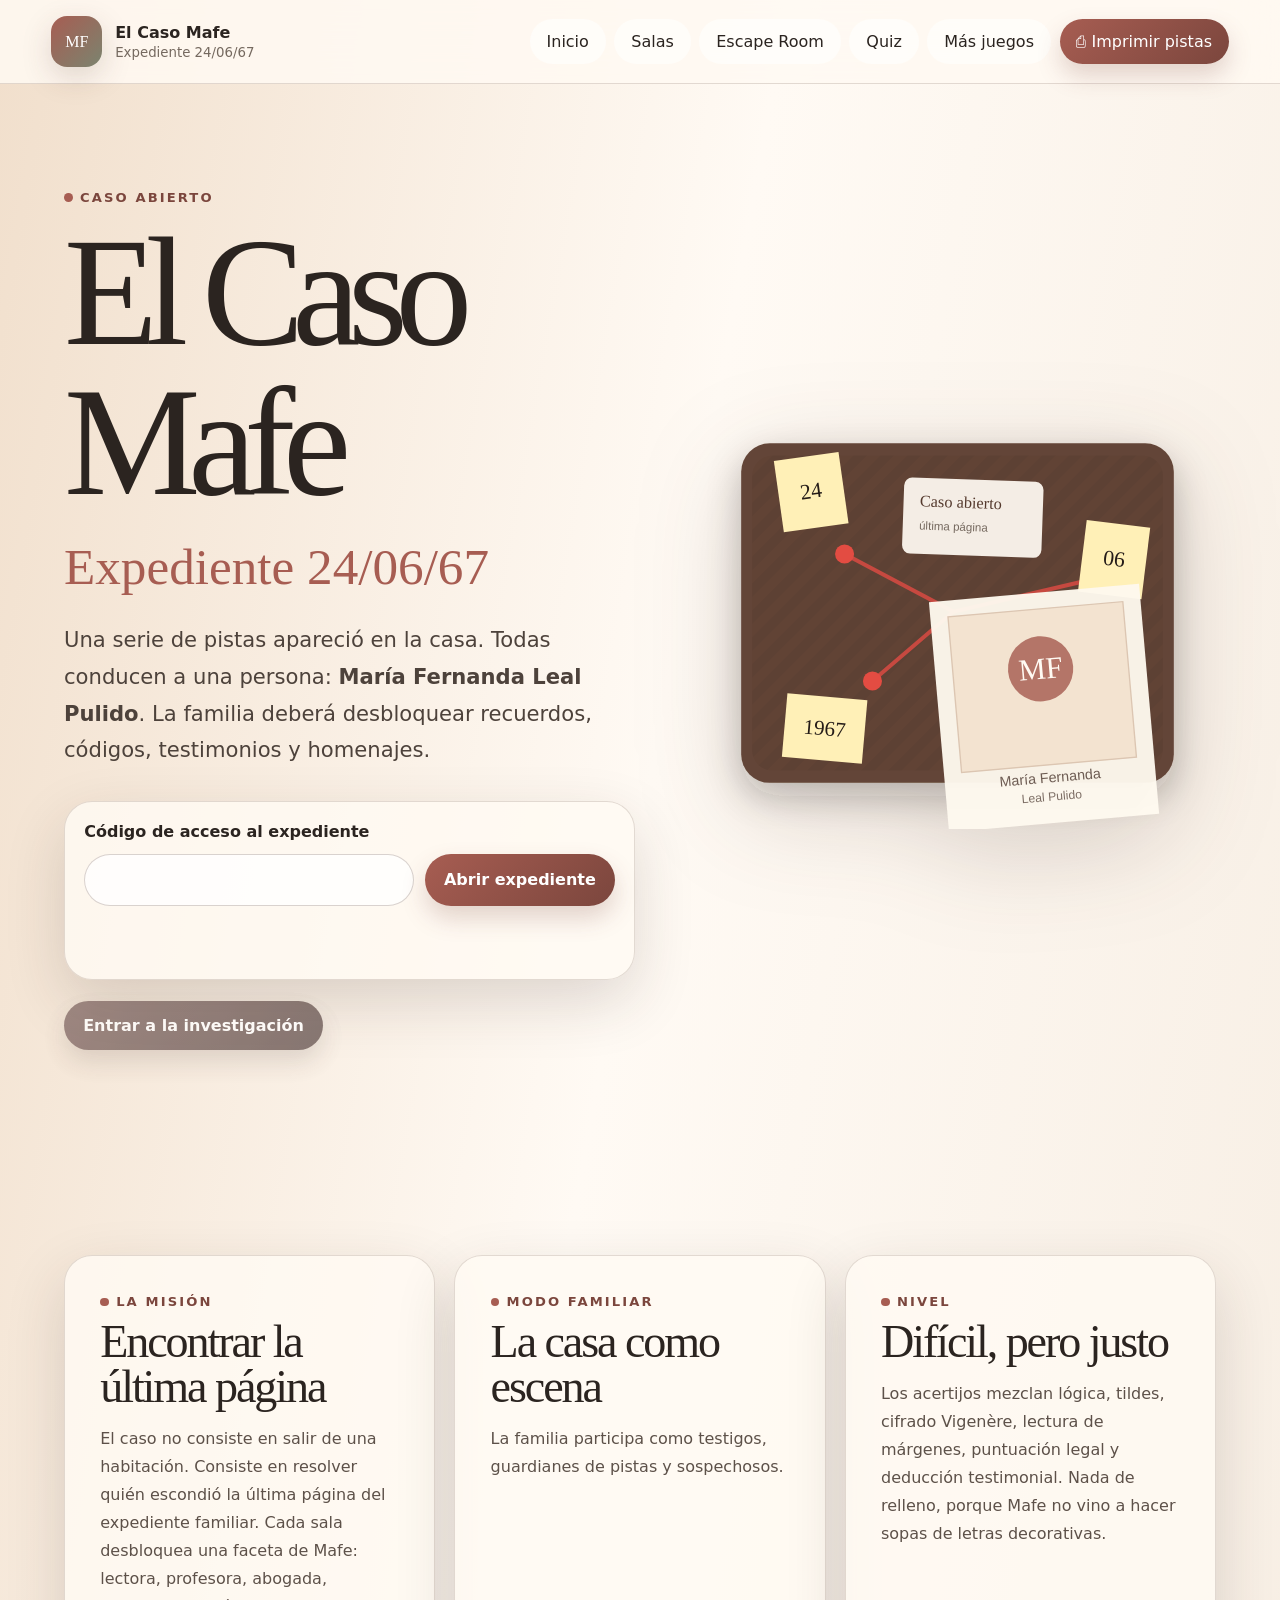
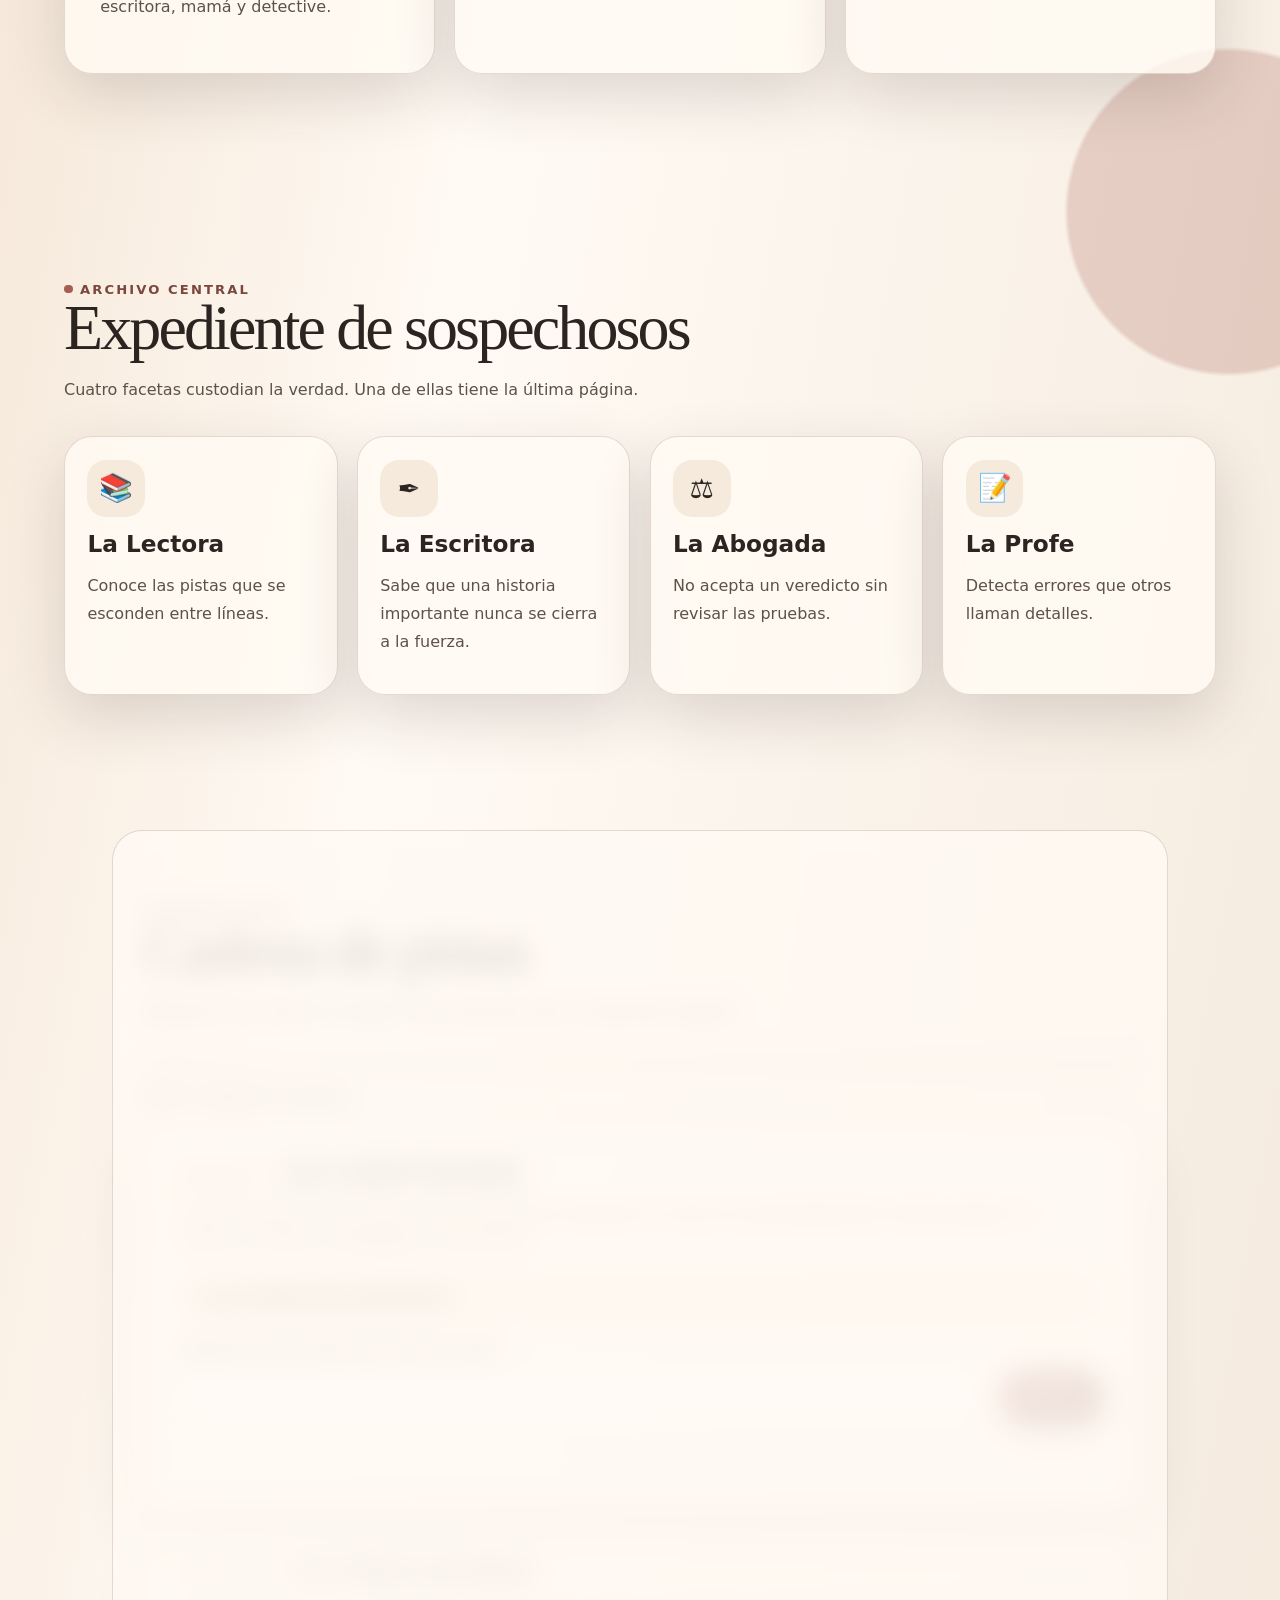
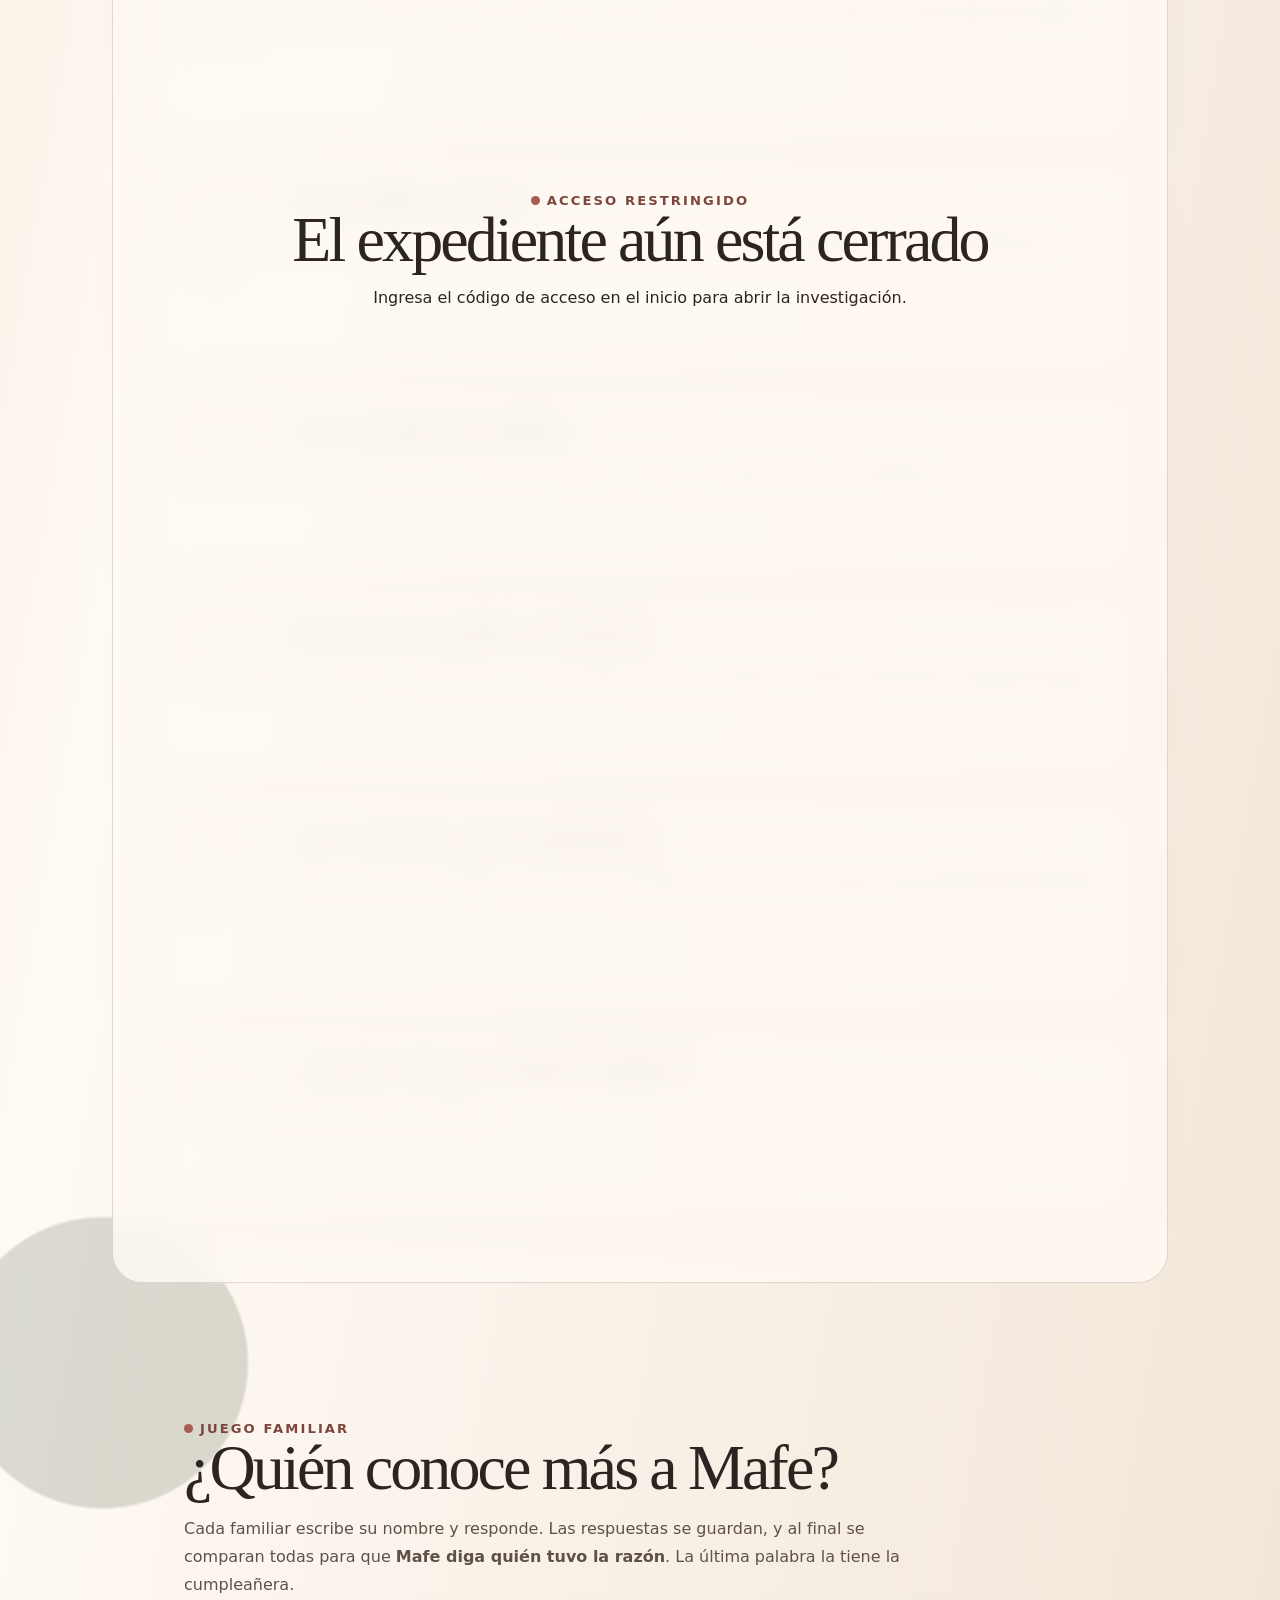
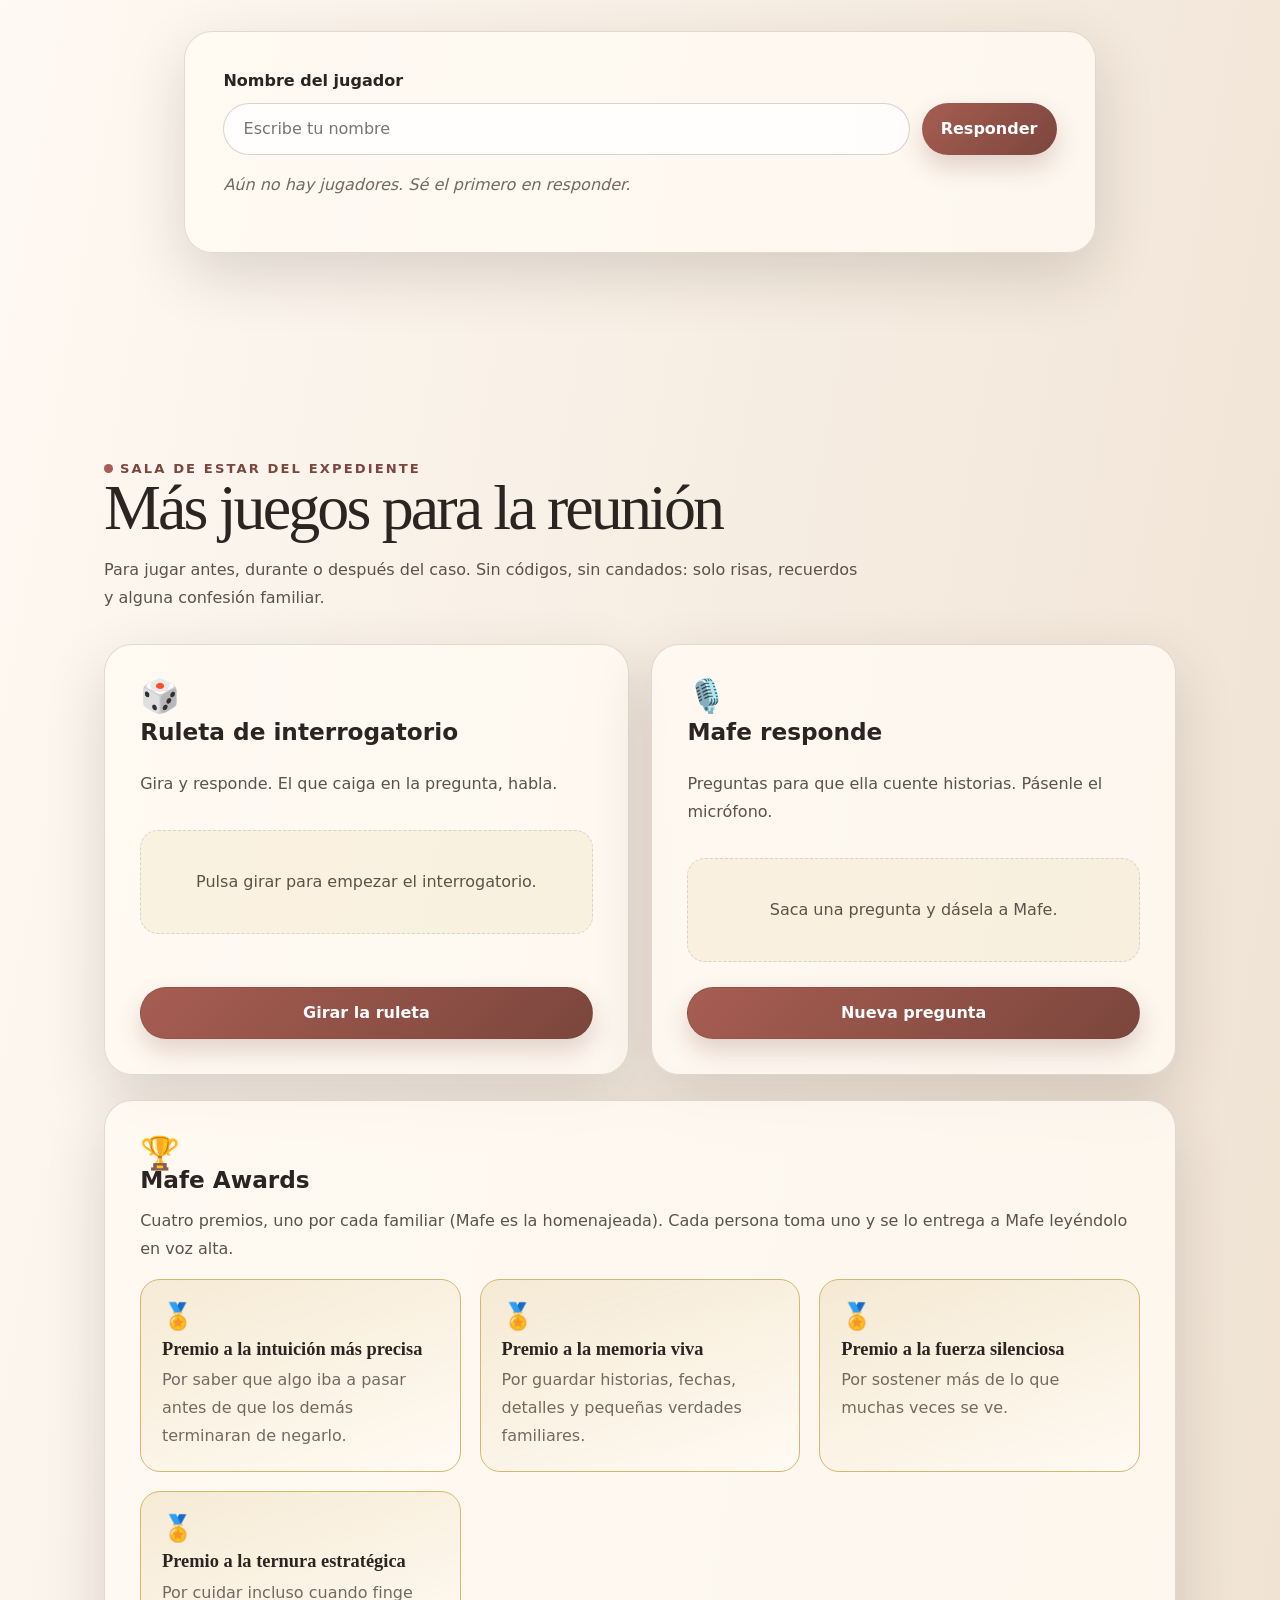
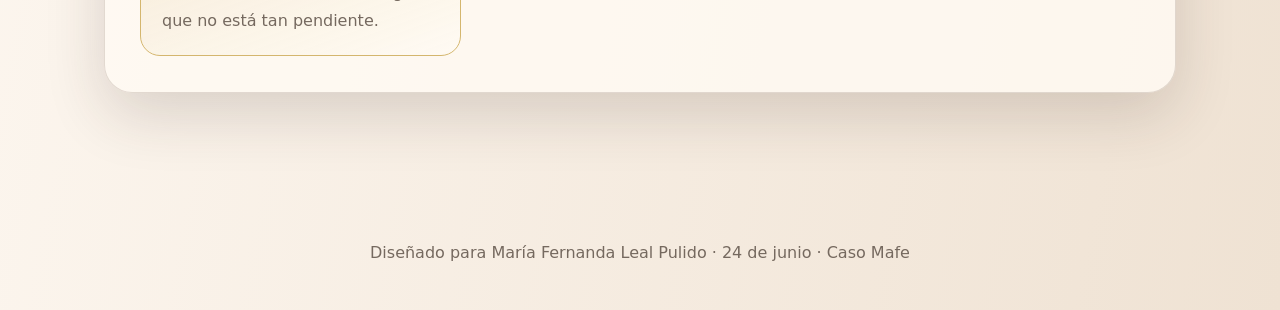
<file: index.html>
<!doctype html>
<html lang="es">
<head>
  <meta charset="utf-8">
  <meta name="viewport" content="width=device-width, initial-scale=1">
  <title>El Caso Mafe · Expediente 24/06/67</title>
  <link rel="icon" href="assets/favicon.svg" type="image/svg+xml">
  <link rel="stylesheet" href="css/styles.css">
</head>
<body>
  <header class="topbar" id="top">
    <a class="brand" href="#inicio" aria-label="Ir al inicio">
      <span class="brand-mark">MF</span>
      <span>
        <strong>El Caso Mafe</strong>
        <small>Expediente 24/06/67</small>
      </span>
    </a>
    <nav class="main-nav" aria-label="Navegación principal">
      <a href="#inicio">Inicio</a>
      <a href="#salas">Salas</a>
      <a href="#escape-room">Escape Room</a>
      <a href="#quiz">Quiz</a>
      <a href="#minijuegos">Más juegos</a>
      <a href="#final" data-final-link hidden>Final</a>
      <button class="print-button" type="button" data-print>Imprimir pistas</button>
    </nav>
  </header>

  <main>
    <section class="hero section" id="inicio">
      <div class="hero-copy reveal">
        <span class="eyebrow">Caso abierto</span>
        <h1>El Caso<br>Mafe</h1>
        <p class="date-line">Expediente 24/06/67</p>
        <p class="lead">Una serie de pistas apareció en la casa. Todas conducen a una persona: <strong>María Fernanda Leal Pulido</strong>. La familia deberá desbloquear recuerdos, códigos, testimonios y homenajes.</p>

        <div class="access-card" data-access-card>
          <label for="access-code"><strong>Código de acceso al expediente</strong></label>
          <div class="input-row">
            <input id="access-code" inputmode="numeric" autocomplete="off" maxlength="6" aria-describedby="access-feedback">
            <button type="button" data-check-access>Abrir expediente</button>
          </div>
          <p class="feedback" id="access-feedback" aria-live="polite"></p>
        </div>

        <div class="hero-actions">
          <a class="primary-link locked-link" href="#escape-room" data-requires-access>Entrar a la investigación</a>
        </div>
      </div>

      <div class="hero-visual reveal delay-1" aria-hidden="true">
        <img src="assets/case-board.svg" alt="">
      </div>
    </section>

    <section class="section intro-grid" id="salas">
      <article class="panel reveal">
        <span class="eyebrow">La misión</span>
        <h2>Encontrar la última página</h2>
        <p>El caso no consiste en salir de una habitación. Consiste en resolver quién escondió la última página del expediente familiar. Cada sala desbloquea una faceta de Mafe: lectora, profesora, abogada, escritora, mamá y detective.</p>
      </article>
      <article class="panel reveal delay-1">
        <span class="eyebrow">Modo familiar</span>
        <h2>La casa como escena</h2>
        <p>La familia participa como testigos, guardianes de pistas y sospechosos.</p>
      </article>
      <article class="panel reveal delay-2">
        <span class="eyebrow">Nivel</span>
        <h2>Difícil, pero justo</h2>
        <p>Los acertijos mezclan lógica, tildes, cifrado Vigenère, lectura de márgenes, puntuación legal y deducción testimonial. Nada de relleno, porque Mafe no vino a hacer sopas de letras decorativas.</p>
      </article>
    </section>

    <section class="section dossier" aria-labelledby="dossier-title">
      <div class="section-head reveal">
        <span class="eyebrow">Archivo central</span>
        <h2 id="dossier-title">Expediente de sospechosos</h2>
        <p>Cuatro facetas custodian la verdad. Una de ellas tiene la última página.</p>
      </div>
      <div class="suspect-grid">
        <article class="suspect reveal">
          <span class="suspect-icon">📚</span>
          <h3>La Lectora</h3>
          <p>Conoce las pistas que se esconden entre líneas.</p>
        </article>
        <article class="suspect reveal delay-1">
          <span class="suspect-icon">✒️</span>
          <h3>La Escritora</h3>
          <p>Sabe que una historia importante nunca se cierra a la fuerza.</p>
        </article>
        <article class="suspect reveal delay-2">
          <span class="suspect-icon">⚖️</span>
          <h3>La Abogada</h3>
          <p>No acepta un veredicto sin revisar las pruebas.</p>
        </article>
        <article class="suspect reveal delay-3">
          <span class="suspect-icon">📝</span>
          <h3>La Profe</h3>
          <p>Detecta errores que otros llaman detalles.</p>
        </article>
      </div>
    </section>

    <section class="section game-shell locked" id="escape-room" data-locked-section>
      <div class="locked-overlay" data-locked-overlay>
        <div>
          <span class="eyebrow">Acceso restringido</span>
          <h2>El expediente aún está cerrado</h2>
          <p>Ingresa el código de acceso en el inicio para abrir la investigación.</p>
        </div>
      </div>

      <div class="section-head reveal">
        <span class="eyebrow">Escape room</span>
        <h2>Cadena de pistas</h2>
        <p>Resuelve las pruebas en orden. Cada respuesta abre el siguiente capítulo.</p>
      </div>

      <div class="progress-wrap" aria-label="Progreso de la investigación">
        <div class="progress-track"><span data-progress-bar></span></div>
        <p><strong data-progress-count>0</strong> de 7 capítulos resueltos</p>
      </div>

      <div class="puzzle-list" data-puzzle-list>
        <article class="puzzle-card open" data-puzzle="1">
          <div class="puzzle-header">
            <span>Capítulo I</span>
            <h3>Las cuatro facetas</h3>
          </div>
          <p>Cuatro facetas de una misma mujer estuvieron presentes la noche en que desapareció la última página: La Lectora, La Profe, La Abogada y La Escritora.</p>
          <details>
            <summary>Leer pistas del expediente</summary>
            <ol>
              <li>La Lectora tenía el número 24 y no salió de la biblioteca.</li>
              <li>La Escritora llevaba el libro, pero no estuvo ni en la biblioteca ni en el comedor.</li>
              <li>La Abogada tenía la llave y el número que representa los capítulos cumplidos por Mafe.</li>
              <li>El sello no lo tenía ni la Escritora ni la Abogada.</li>
              <li>Quien estuvo en el comedor tenía el número 67.</li>
              <li>La Profe no tenía ni la pluma ni el libro.</li>
            </ol>
          </details>
          <label>¿Dónde está la faceta que tiene el sello?</label>
          <div class="input-row"><input data-answer-input autocomplete="off"><button type="button" data-submit-answer>Validar</button></div>
          <p class="feedback" aria-live="polite"></p>
        </article>

        <article class="puzzle-card" data-puzzle="2">
          <div class="puzzle-header">
            <span>Capítulo II</span>
            <h3>Las tildes perdidas</h3>
          </div>
          <p>Corrige únicamente las palabras que deberían llevar tilde. Luego toma la primera letra de cada palabra corregida, en orden.</p>
          <blockquote>El buho era el ultimo guardián del caso. Dijo que si: el corazon de una familia se parece al de un angel, entonces el sabado no es una jornada cualquiera. En la orbita de los recuerdos, una brujula señala rapido hacia la Etica: todo numero, toda epoca, toda gramatica, toda razon y todo oceano terminan volviendo a casa.</blockquote>
          <label>Mensaje oculto</label>
          <div class="input-row"><input data-answer-input autocomplete="off"><button type="button" data-submit-answer>Validar</button></div>
          <p class="feedback" aria-live="polite"></p>
        </article>

        <article class="puzzle-card" data-puzzle="3">
          <div class="puzzle-header">
            <span>Capítulo III</span>
            <h3>El apellido cifrado</h3>
          </div>
          <p>César no basta. Este mensaje necesita una clave más íntima. La clave es un apellido que también significa una virtud.</p>
          <div class="cipher-box">XMRLOITCLWDPWISAPNO</div>
          <details>
            <summary>Ayuda técnica</summary>
            <p>Usa cifrado Vigenère. Repite la clave hasta completar el texto y descifra restando la clave.</p>
          </details>
          <label>Mensaje descifrado</label>
          <div class="input-row"><input data-answer-input autocomplete="off"><button type="button" data-submit-answer>Validar</button></div>
          <p class="feedback" aria-live="polite"></p>
        </article>

        <article class="puzzle-card" data-puzzle="4">
          <div class="puzzle-header">
            <span>Capítulo IV</span>
            <h3>Los márgenes hablan</h3>
          </div>
          <p>Una buena lectora no solo mira el centro de la página. A veces, la verdad está en los márgenes.</p>
          <div class="poem-card">
            <p><strong>C</strong>uando la verdad se esconde, las palabras dejan migas.</p>
            <p><strong>O</strong>tra mirada descubre lo que la prisa no ve.</p>
            <p><strong>J</strong>amás subestimes una letra al comienzo.</p>
            <p><strong>I</strong>ncluso el silencio puede estar escribiendo.</p>
            <p><strong>N</strong>inguna historia familiar se entiende de frente solamente.</p>
            <p><strong>M</strong>afe sabe que leer también es sospechar.</p>
            <p><strong>O</strong>rdenar pistas es una forma de amar la verdad.</p>
            <p><strong>R</strong>ecordar también puede ser una investigación.</p>
            <p><strong>A</strong>mar exige memoria.</p>
            <p><strong>D</strong>efender lo justo exige paciencia.</p>
            <p><strong>O</strong>bservar bien es el primer acto de justicia.</p>
          </div>
          <label>Lugar revelado</label>
          <div class="input-row"><input data-answer-input autocomplete="off"><button type="button" data-submit-answer>Validar</button></div>
          <p class="feedback" aria-live="polite"></p>
        </article>

        <article class="puzzle-card" data-puzzle="5">
          <div class="puzzle-header">
            <span>Capítulo V</span>
            <h3>Una coma cambia el destino</h3>
          </div>
          <p>Como abogada y profesora, sabes que una coma puede cambiar un destino. Puntúa la sentencia y deduce el lugar.</p>
          <blockquote>No busques en la sala busca donde la casa guarda el frio no la memoria</blockquote>
          <label>¿Dónde se conserva una verdad fría?</label>
          <div class="input-row"><input data-answer-input autocomplete="off"><button type="button" data-submit-answer>Validar</button></div>
          <p class="feedback" aria-live="polite"></p>
        </article>

        <article class="puzzle-card" data-puzzle="6">
          <div class="puzzle-header">
            <span>Capítulo VI</span>
            <h3>Los números del expediente</h3>
          </div>
          <p>La última cerradura se abre con biografía. Toma el día completo, ignora el mes y toma los dos últimos números del año.</p>
          <label>Código de cuatro cifras</label>
          <div class="input-row"><input data-answer-input inputmode="numeric" maxlength="4" autocomplete="off"><button type="button" data-submit-answer>Validar</button></div>
          <p class="feedback" aria-live="polite"></p>
        </article>

        <article class="puzzle-card" data-puzzle="7">
          <div class="puzzle-header">
            <span>Capítulo VII</span>
            <h3>¿Quién tiene la última página?</h3>
          </div>
          <p>Lee los testimonios y dicta el veredicto.</p>
          <div class="testimonies">
            <p><strong>La Lectora:</strong> Yo no tomé la página. Solo seguí las palabras hasta donde me llevaron.</p>
            <p><strong>La Profe:</strong> La página tenía errores, pero no eran de ortografía. Eran de memoria.</p>
            <p><strong>La Abogada:</strong> Nadie puede ser declarado culpable sin escuchar primero a la autora.</p>
            <p><strong>La Escritora:</strong> No se puede robar algo que todavía no ha sido escrito.</p>
          </div>
          <label>Nombre de quien debe escribir la última página</label>
          <div class="input-row"><input data-answer-input autocomplete="off"><button type="button" data-submit-answer>Validar</button></div>
          <p class="feedback" aria-live="polite"></p>
        </article>
      </div>
    </section>

    <section class="section quiz" id="quiz">
      <div class="section-head reveal">
        <span class="eyebrow">Juego familiar</span>
        <h2>¿Quién conoce más a Mafe?</h2>
        <p>Cada familiar escribe su nombre y responde. Las respuestas se guardan, y al final se comparan todas para que <strong>Mafe diga quién tuvo la razón</strong>. La última palabra la tiene la cumpleañera.</p>
      </div>
      <div class="quiz-card reveal" data-quiz>
        <!-- Pantalla: registrar jugador -->
        <div data-quiz-screen="setup">
          <label for="quiz-player"><strong>Nombre del jugador</strong></label>
          <div class="input-row">
            <input id="quiz-player" autocomplete="off" maxlength="24" placeholder="Escribe tu nombre">
            <button type="button" data-quiz-start>Responder</button>
          </div>
          <div class="quiz-roster" data-quiz-roster></div>
          <div class="quiz-setup-actions">
            <button class="secondary-button" type="button" data-quiz-compare hidden>Comparar respuestas</button>
          </div>
        </div>

        <!-- Pantalla: respondiendo -->
        <div data-quiz-screen="playing" hidden>
          <div class="quiz-topline">
            <span data-quiz-step></span>
            <span data-quiz-player-label></span>
          </div>
          <h3 data-quiz-question></h3>
          <textarea class="quiz-answer-input" data-quiz-answer rows="3" maxlength="280" placeholder="Escribe aquí tu respuesta…"></textarea>
          <button class="secondary-button" type="button" data-quiz-next disabled>Siguiente</button>
        </div>

        <!-- Pantalla: comparar -->
        <div data-quiz-screen="compare" hidden>
          <h3>Comparen las respuestas</h3>
          <p>Mafe lee cada pregunta y declara, en voz alta, quién acertó. La 💡 es solo una sugerencia de la app.</p>
          <div class="quiz-compare" data-quiz-compare-body></div>
          <div class="quiz-setup-actions">
            <button class="secondary-button" type="button" data-quiz-back>Volver a jugadores</button>
            <button class="ghost-button" type="button" data-quiz-reset-all>Borrar todo</button>
          </div>
        </div>
      </div>
    </section>

    <section class="section minijuegos" id="minijuegos">
      <div class="section-head reveal">
        <span class="eyebrow">Sala de estar del expediente</span>
        <h2>Más juegos para la reunión</h2>
        <p>Para jugar antes, durante o después del caso. Sin códigos, sin candados: solo risas, recuerdos y alguna confesión familiar.</p>
      </div>

      <div class="mini-grid">
        <article class="panel mini-card reveal" data-mini="ruleta">
          <span class="mini-icon" aria-hidden="true">🎲</span>
          <h3>Ruleta de interrogatorio</h3>
          <p>Gira y responde. El que caiga en la pregunta, habla.</p>
          <div class="mini-stage" data-ruleta-card>
            <p>Pulsa girar para empezar el interrogatorio.</p>
          </div>
          <button class="secondary-button" type="button" data-ruleta-spin>Girar la ruleta</button>
        </article>

        <article class="panel mini-card reveal delay-1" data-mini="responde">
          <span class="mini-icon" aria-hidden="true">🎙️</span>
          <h3>Mafe responde</h3>
          <p>Preguntas para que ella cuente historias. Pásenle el micrófono.</p>
          <div class="mini-stage" data-mafe-card>
            <p>Saca una pregunta y dásela a Mafe.</p>
          </div>
          <button class="secondary-button" type="button" data-mafe-btn>Nueva pregunta</button>
        </article>
      </div>

      <article class="panel awards-panel reveal" data-mini="awards">
        <span class="mini-icon" aria-hidden="true">🏆</span>
        <h3>Mafe Awards</h3>
        <p>Cuatro premios, uno por cada familiar (Mafe es la homenajeada). Cada persona toma uno y se lo entrega a Mafe leyéndolo en voz alta.</p>
        <div class="awards-grid" data-awards-grid></div>
      </article>
    </section>

    <section class="section final-section" id="final" data-final-section hidden>
      <div class="final-card reveal">
        <span class="eyebrow">Caso cerrado</span>
        <h2>La última página</h2>
        <p>Esta página no estaba perdida. Estaba esperando a que Mafe la escribiera.</p>
        <div class="final-letter">
          <p>Porque nadie puede cerrar el expediente de una vida como la suya desde afuera. Una vida de palabras, enseñanza, amor, exigencia, verdad y familia.</p>
          <p>Hoy no vino a escapar de una habitación. Vino a descubrir que cada persona en esta casa guarda una pista de lo mucho que ha significado.</p>
          <p><strong>¡Feliz cumpleaños, Mafe!</strong> Que esta nueva vuelta al sol venga llena de salud, risas, recuerdos por escribir y todo el amor que tú nos has dado.</p>
          <p><strong>Caso cerrado. Pero tu historia continúa.</strong></p>
        </div>
        <button class="print-button" type="button" data-print>Imprimir pistas</button>
      </div>
    </section>
  </main>

  <footer class="footer">
    <p>Diseñado para María Fernanda Leal Pulido · 24 de junio · Caso Mafe</p>
  </footer>

  <section class="print-pack" aria-hidden="true">
    <article class="print-card">
      <h2>Carta inicial</h2>
      <p><strong>Expediente MAFE · Caso: La última página desaparecida</strong></p>
      <p>Estimada detective María Fernanda Leal Pulido: Durante años, una historia ha sido escrita en silencio. No con tinta solamente, sino con clases, consejos, libros, conversaciones, exigencias, abrazos, correcciones, decisiones justas y amor del bueno.</p>
      <p>Hoy, esa historia presenta una irregularidad: la última página ha desaparecido. Para cerrar este caso necesitarás leer con atención, sospechar de lo evidente, corregir lo incorrecto y recordar que la verdad casi nunca grita: suele esconderse entre líneas.</p>
    </article>
    <article class="print-card"><h2>Capítulo I · Las cuatro facetas</h2><ol><li>La Lectora tenía el número 24 y no salió de la biblioteca.</li><li>La Escritora llevaba el libro, pero no estuvo ni en la biblioteca ni en el comedor.</li><li>La Abogada tenía la llave y el número que representa los capítulos cumplidos por Mafe.</li><li>El sello no lo tenía ni la Escritora ni la Abogada.</li><li>Quien estuvo en el comedor tenía el número 67.</li><li>La Profe no tenía ni la pluma ni el libro.</li></ol></article>
    <article class="print-card"><h2>Capítulo II · Las tildes perdidas</h2><p>Corrige únicamente las palabras que deberían llevar tilde. Luego toma la primera letra de cada palabra corregida, en orden.</p><p>El buho era el ultimo guardián del caso. Dijo que si: el corazon de una familia se parece al de un angel, entonces el sabado no es una jornada cualquiera. En la orbita de los recuerdos, una brujula señala rapido hacia la Etica: todo numero, toda epoca, toda gramatica, toda razon y todo oceano terminan volviendo a casa.</p></article>
    <article class="print-card"><h2>Capítulo III · El apellido cifrado</h2><p>César no basta. Este mensaje necesita una clave más íntima. La clave es un apellido que también significa una virtud.</p><p class="big-code">XMRLOITCLWDPWISAPNO</p></article>
    <article class="print-card"><h2>Capítulo IV · Los márgenes hablan</h2><p><strong>C</strong>uando la verdad se esconde, las palabras dejan migas.</p><p><strong>O</strong>tra mirada descubre lo que la prisa no ve.</p><p><strong>J</strong>amás subestimes una letra al comienzo.</p><p><strong>I</strong>ncluso el silencio puede estar escribiendo.</p><p><strong>N</strong>inguna historia familiar se entiende de frente solamente.</p><p><strong>M</strong>afe sabe que leer también es sospechar.</p><p><strong>O</strong>rdenar pistas es una forma de amar la verdad.</p><p><strong>R</strong>ecordar también puede ser una investigación.</p><p><strong>A</strong>mar exige memoria.</p><p><strong>D</strong>efender lo justo exige paciencia.</p><p><strong>O</strong>bservar bien es el primer acto de justicia.</p></article>
    <article class="print-card"><h2>Capítulo V · Una coma cambia el destino</h2><p>Como abogada y profesora, sabes que una coma puede cambiar un destino. Puntúa la sentencia y deduce el lugar.</p><p class="big-code">No busques en la sala busca donde la casa guarda el frio no la memoria</p></article>
    <article class="print-card"><h2>Capítulo VI · Los números del expediente</h2><p>La última cerradura se abre con biografía.</p><p>Regla 1: toma el día completo. Regla 2: ignora el mes. Regla 3: toma los dos últimos números del año.</p></article>
    <article class="print-card"><h2>Capítulo VII · Testimonios</h2><p><strong>La Lectora:</strong> Yo no tomé la página. Solo seguí las palabras hasta donde me llevaron.</p><p><strong>La Profe:</strong> La página tenía errores, pero no eran de ortografía. Eran de memoria.</p><p><strong>La Abogada:</strong> Nadie puede ser declarado culpable sin escuchar primero a la autora.</p><p><strong>La Escritora:</strong> No se puede robar algo que todavía no ha sido escrito.</p></article>
    <article class="print-card certificate"><h2>Certificado oficial</h2><p>El Tribunal Familiar de los Misterios Importantes declara que María Fernanda Leal Pulido ha resuelto con éxito el caso de la última página.</p><p>También queda demostrado, más allá de toda duda razonable, que la investigadora es culpable de amar profundamente, enseñar con carácter, defender la verdad, escribir con belleza, cuidar a su familia y dejar huella.</p><p><strong>Sentencia:</strong> recibir amor, abrazos, gratitud, celebración y una nueva página para seguir escribiendo su historia.</p><p>Firmas de testigos:</p><p>______________________________</p><p>______________________________</p><p>______________________________</p></article>
  </section>

  <script src="data.js"></script>
  <script src="js/app.js"></script>
</body>
</html>
</file>
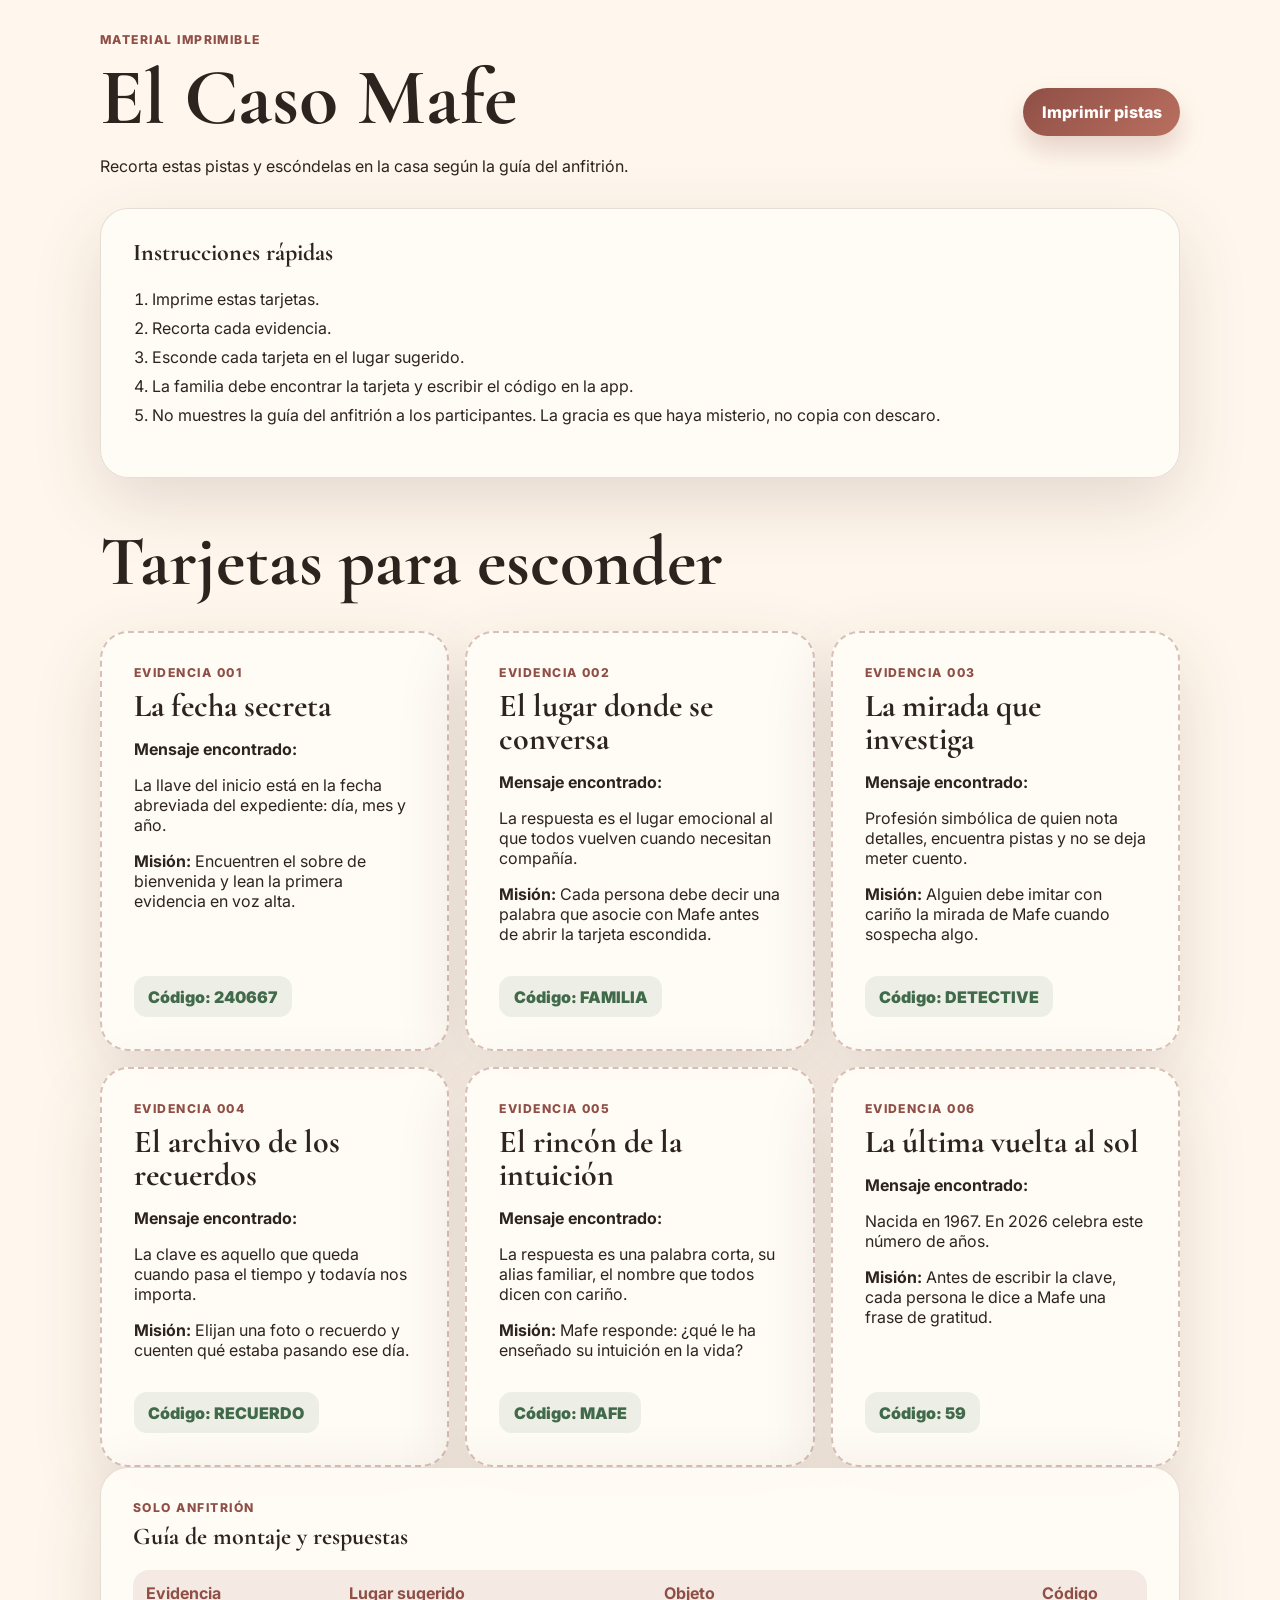
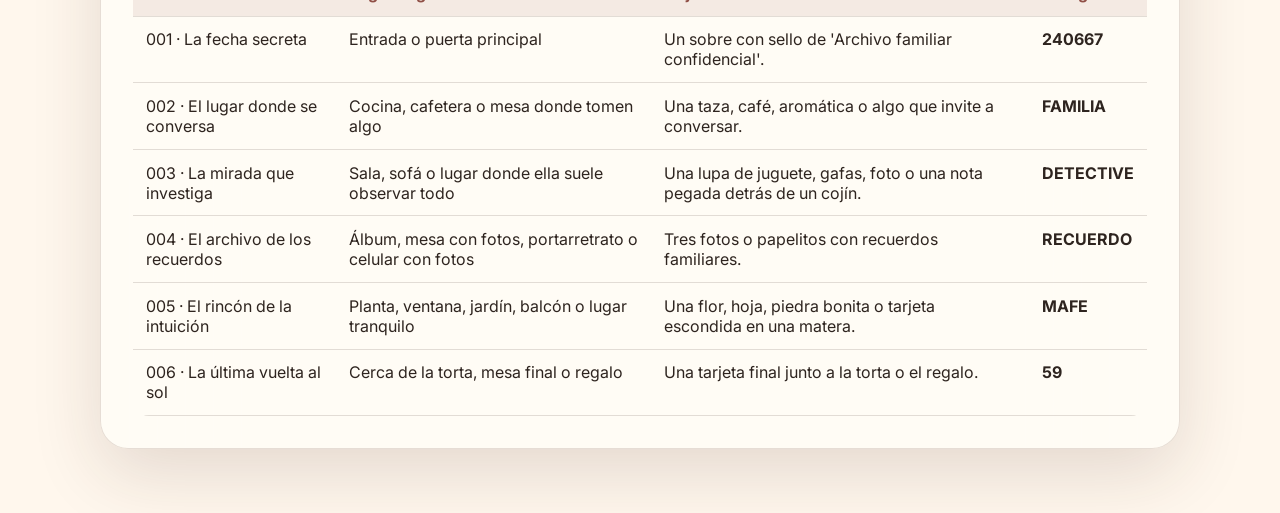
<file: imprimir-pistas.html>
<!DOCTYPE html>
<html lang="es">
<head>
  <meta charset="UTF-8" />
  <meta name="viewport" content="width=device-width, initial-scale=1.0" />
  <title>Pistas imprimibles · El Caso Mafe</title>
  <link rel="stylesheet" href="styles.css" />
  <style>
    body {
      background: #fff7ed;
    }

    .print-wrap {
      width: min(1080px, calc(100vw - 2rem));
      margin: 0 auto;
      padding: 2rem 0 4rem;
    }

    .print-header {
      display: flex;
      justify-content: space-between;
      gap: 1rem;
      align-items: center;
      margin-bottom: 1rem;
    }

    .print-grid {
      display: grid;
      grid-template-columns: repeat(auto-fit, minmax(320px, 1fr));
      gap: 1rem;
    }

    .clue-card {
      min-height: 21rem;
      display: flex;
      flex-direction: column;
      justify-content: space-between;
      border: 2px dashed rgba(143,79,70,0.35);
    }

    .clue-card h2 {
      font-size: 2rem;
      margin-bottom: 0.4rem;
    }

    .clue-code {
      display: inline-flex;
      align-self: flex-start;
      margin-top: 1rem;
      padding: 0.65rem 0.9rem;
      border-radius: 0.8rem;
      background: rgba(109,139,116,0.12);
      color: #416a4b;
      font-weight: 900;
    }

    .host-guide table {
      width: 100%;
      border-collapse: collapse;
      overflow: hidden;
      border-radius: 1rem;
    }

    .host-guide th,
    .host-guide td {
      padding: 0.8rem;
      border-bottom: 1px solid rgba(78,54,45,0.16);
      text-align: left;
      vertical-align: top;
    }

    .host-guide th {
      background: rgba(143,79,70,0.1);
      color: #8f4f46;
    }

    .screen {
      display: block;
    }

    @media print {
      .print-header button,
      .main-nav,
      .topbar {
        display: none;
      }

      .print-wrap {
        width: 100%;
        padding: 0;
      }

      .print-grid {
        grid-template-columns: repeat(2, 1fr);
      }

      .clue-card {
        page-break-inside: avoid;
        box-shadow: none;
      }

      .host-guide {
        page-break-before: always;
      }
    }
  </style>
</head>
<body>
  <div class="print-wrap">
    <header class="print-header">
      <div>
        <p class="eyebrow">Material imprimible</p>
        <h1 style="font-size:clamp(3rem,8vw,5rem)">El Caso Mafe</h1>
        <p>Recorta estas pistas y escóndelas en la casa según la guía del anfitrión.</p>
      </div>
      <button class="primary" onclick="window.print()">Imprimir pistas</button>
    </header>

    <section class="paper">
      <h2>Instrucciones rápidas</h2>
      <ol class="nice-list">
        <li>Imprime estas tarjetas.</li>
        <li>Recorta cada evidencia.</li>
        <li>Esconde cada tarjeta en el lugar sugerido.</li>
        <li>La familia debe encontrar la tarjeta y escribir el código en la app.</li>
        <li>No muestres la guía del anfitrión a los participantes. La gracia es que haya misterio, no copia con descaro.</li>
      </ol>
    </section>

    <section>
      <div class="section-title compact">
        <h2>Tarjetas para esconder</h2>
      </div>
      <div id="clueCards" class="print-grid"></div>
    </section>

    <section class="host-guide paper">
      <p class="eyebrow">Solo anfitrión</p>
      <h2>Guía de montaje y respuestas</h2>
      <div id="hostGuide"></div>
    </section>
  </div>

  <script src="data.js"></script>
  <script>
    const DATA = window.MAFE_CASE_DATA;

    document.getElementById("clueCards").innerHTML = DATA.escapeRooms.map(room => `
      <article class="paper clue-card">
        <div>
          <p class="eyebrow">Evidencia ${room.number}</p>
          <h2>${room.title}</h2>
          <p><strong>Mensaje encontrado:</strong></p>
          <p>${room.hiddenCard}</p>
          <p><strong>Misión:</strong> ${room.task}</p>
        </div>
        <div class="clue-code">Código: ${room.code}</div>
      </article>
    `).join("");

    document.getElementById("hostGuide").innerHTML = `
      <table>
        <thead>
          <tr>
            <th>Evidencia</th>
            <th>Lugar sugerido</th>
            <th>Objeto</th>
            <th>Código</th>
          </tr>
        </thead>
        <tbody>
          ${DATA.escapeRooms.map(room => `
            <tr>
              <td>${room.number} · ${room.title}</td>
              <td>${room.location}</td>
              <td>${room.physicalObject}</td>
              <td><strong>${room.code}</strong></td>
            </tr>
          `).join("")}
        </tbody>
      </table>
    `;
  </script>
</body>
</html>
</file>
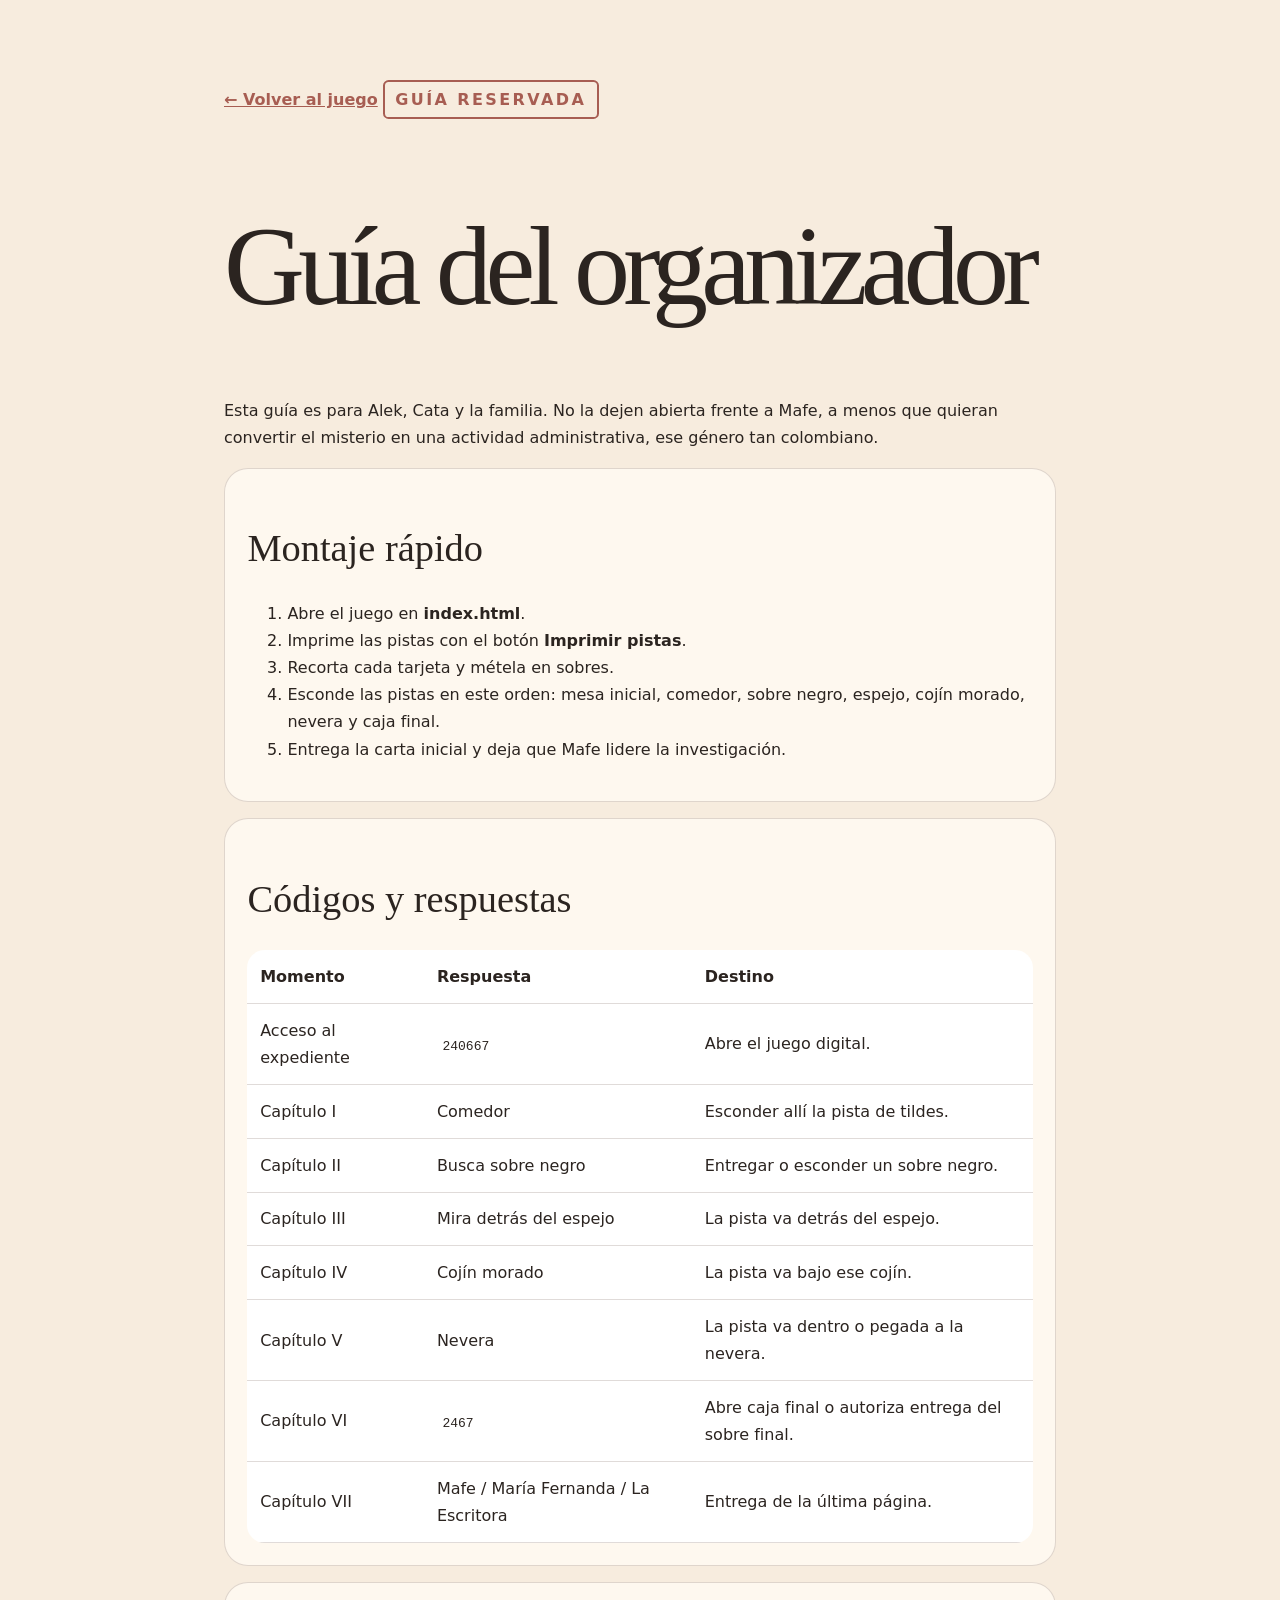
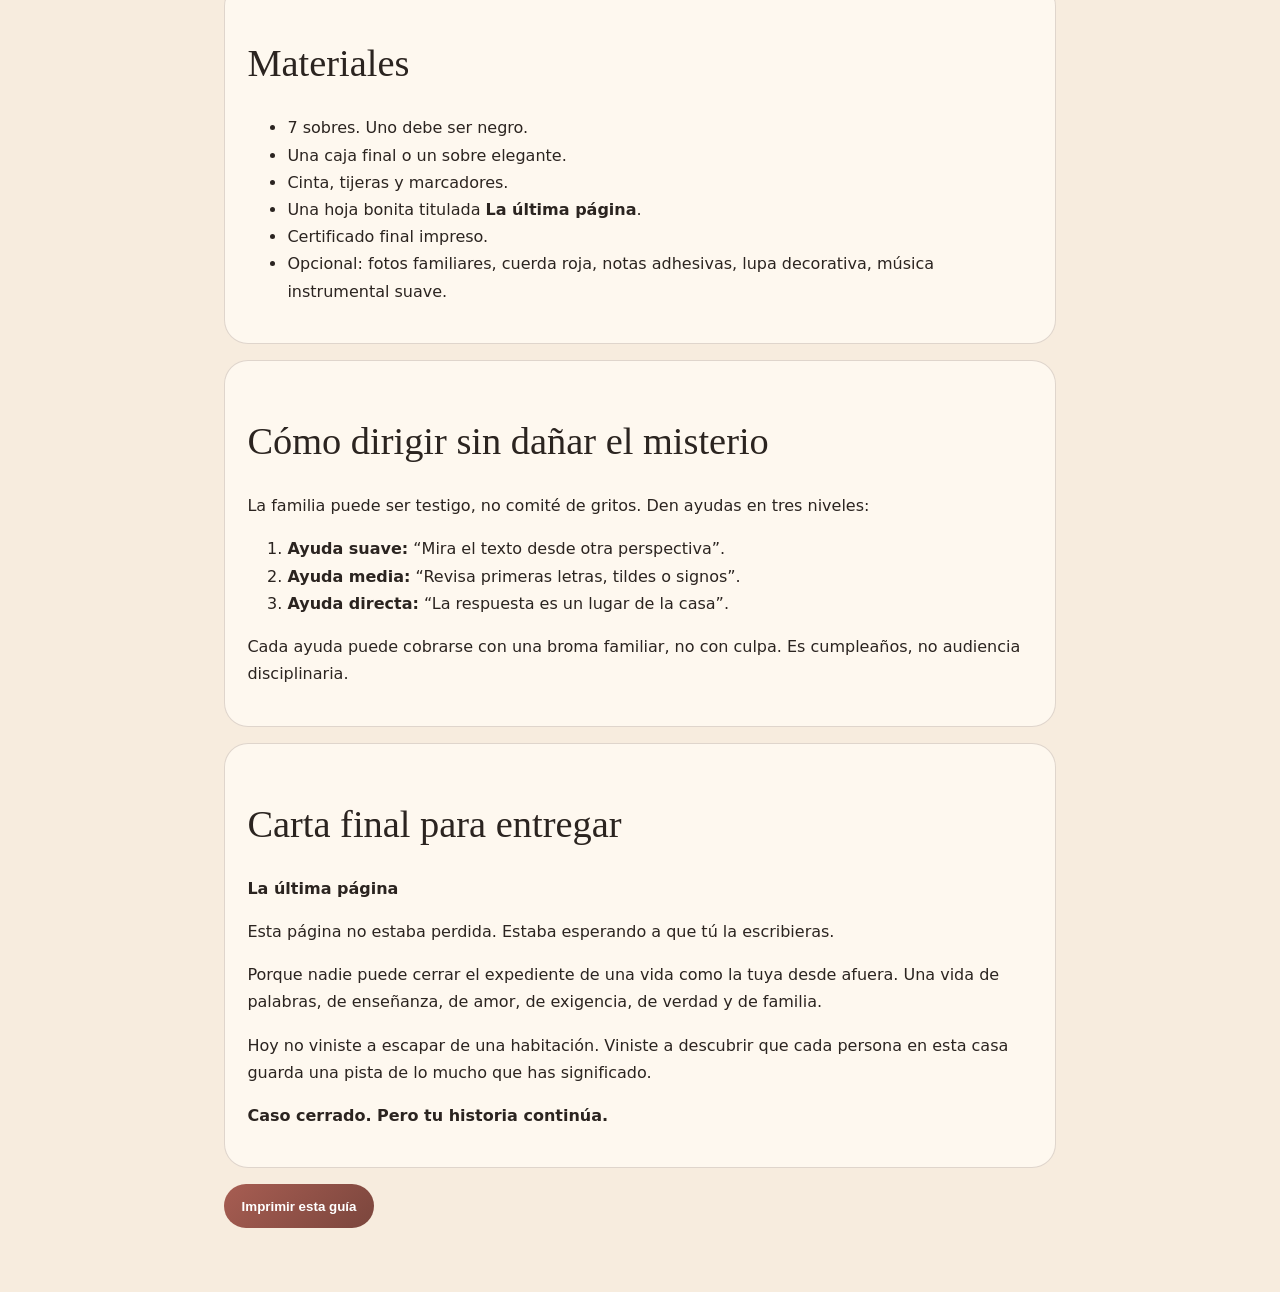
<file: docs/guia-organizador.html>
<!doctype html>
<html lang="es">
<head>
  <meta charset="utf-8">
  <meta name="viewport" content="width=device-width, initial-scale=1">
  <title>Guía del organizador · El Caso Mafe</title>
  <link rel="icon" href="../assets/favicon.svg" type="image/svg+xml">
  <style>
    :root{--ink:#2b2420;--muted:#75695f;--paper:#fffaf3;--clay:#a75d52;--line:rgba(84,57,45,.18);--serif:Georgia,'Times New Roman',serif;--sans:Inter,system-ui,sans-serif}*{box-sizing:border-box}body{margin:0;background:#f7ecde;color:var(--ink);font-family:var(--sans);line-height:1.7}main{max-width:960px;margin:auto;padding:clamp(1rem,5vw,4rem)}h1,h2{font-family:var(--serif);font-weight:500;line-height:1}h1{font-size:clamp(3.5rem,9vw,7rem);letter-spacing:-.06em}h2{font-size:2.4rem;margin-top:2.4rem}section{background:rgba(255,250,243,.82);border:1px solid var(--line);border-radius:24px;padding:1.4rem;margin:1rem 0}code{background:#fff;padding:.12rem .35rem;border-radius:.4rem}a{color:var(--clay);font-weight:800}.stamp{display:inline-block;border:2px solid var(--clay);color:var(--clay);padding:.25rem .65rem;border-radius:.35rem;letter-spacing:.15em;text-transform:uppercase;font-weight:900}table{width:100%;border-collapse:collapse;background:white;border-radius:18px;overflow:hidden}td,th{padding:.8rem;border-bottom:1px solid var(--line);text-align:left}button{border:0;border-radius:999px;background:linear-gradient(135deg,#a75d52,#7b463d);color:#fff;padding:.9rem 1.1rem;font-weight:800}@media print{button,a[href='../index.html']{display:none}body{background:white}section{break-inside:avoid}}
  </style>
</head>
<body>
  <main>
    <a href="../index.html">← Volver al juego</a>
    <p class="stamp">Guía reservada</p>
    <h1>Guía del organizador</h1>
    <p>Esta guía es para Alek, Cata y la familia. No la dejen abierta frente a Mafe, a menos que quieran convertir el misterio en una actividad administrativa, ese género tan colombiano.</p>

    <section>
      <h2>Montaje rápido</h2>
      <ol>
        <li>Abre el juego en <strong>index.html</strong>.</li>
        <li>Imprime las pistas con el botón <strong>Imprimir pistas</strong>.</li>
        <li>Recorta cada tarjeta y métela en sobres.</li>
        <li>Esconde las pistas en este orden: mesa inicial, comedor, sobre negro, espejo, cojín morado, nevera y caja final.</li>
        <li>Entrega la carta inicial y deja que Mafe lidere la investigación.</li>
      </ol>
    </section>

    <section>
      <h2>Códigos y respuestas</h2>
      <table>
        <thead><tr><th>Momento</th><th>Respuesta</th><th>Destino</th></tr></thead>
        <tbody>
          <tr><td>Acceso al expediente</td><td><code>240667</code></td><td>Abre el juego digital.</td></tr>
          <tr><td>Capítulo I</td><td>Comedor</td><td>Esconder allí la pista de tildes.</td></tr>
          <tr><td>Capítulo II</td><td>Busca sobre negro</td><td>Entregar o esconder un sobre negro.</td></tr>
          <tr><td>Capítulo III</td><td>Mira detrás del espejo</td><td>La pista va detrás del espejo.</td></tr>
          <tr><td>Capítulo IV</td><td>Cojín morado</td><td>La pista va bajo ese cojín.</td></tr>
          <tr><td>Capítulo V</td><td>Nevera</td><td>La pista va dentro o pegada a la nevera.</td></tr>
          <tr><td>Capítulo VI</td><td><code>2467</code></td><td>Abre caja final o autoriza entrega del sobre final.</td></tr>
          <tr><td>Capítulo VII</td><td>Mafe / María Fernanda / La Escritora</td><td>Entrega de la última página.</td></tr>
        </tbody>
      </table>
    </section>

    <section>
      <h2>Materiales</h2>
      <ul>
        <li>7 sobres. Uno debe ser negro.</li>
        <li>Una caja final o un sobre elegante.</li>
        <li>Cinta, tijeras y marcadores.</li>
        <li>Una hoja bonita titulada <strong>La última página</strong>.</li>
        <li>Certificado final impreso.</li>
        <li>Opcional: fotos familiares, cuerda roja, notas adhesivas, lupa decorativa, música instrumental suave.</li>
      </ul>
    </section>

    <section>
      <h2>Cómo dirigir sin dañar el misterio</h2>
      <p>La familia puede ser testigo, no comité de gritos. Den ayudas en tres niveles:</p>
      <ol>
        <li><strong>Ayuda suave:</strong> “Mira el texto desde otra perspectiva”.</li>
        <li><strong>Ayuda media:</strong> “Revisa primeras letras, tildes o signos”.</li>
        <li><strong>Ayuda directa:</strong> “La respuesta es un lugar de la casa”.</li>
      </ol>
      <p>Cada ayuda puede cobrarse con una broma familiar, no con culpa. Es cumpleaños, no audiencia disciplinaria.</p>
    </section>

    <section>
      <h2>Carta final para entregar</h2>
      <p><strong>La última página</strong></p>
      <p>Esta página no estaba perdida. Estaba esperando a que tú la escribieras.</p>
      <p>Porque nadie puede cerrar el expediente de una vida como la tuya desde afuera. Una vida de palabras, de enseñanza, de amor, de exigencia, de verdad y de familia.</p>
      <p>Hoy no viniste a escapar de una habitación. Viniste a descubrir que cada persona en esta casa guarda una pista de lo mucho que has significado.</p>
      <p><strong>Caso cerrado. Pero tu historia continúa.</strong></p>
    </section>

    <button onclick="window.print()">Imprimir esta guía</button>
  </main>
</body>
</html>
</file>
<file: css/styles.css>
:root {
  --ink: #2b2420;
  --muted: #75695f;
  --paper: #fffaf3;
  --paper-2: #f5eadc;
  --clay: #a75d52;
  --clay-dark: #7b463d;
  --sage: #7b846f;
  --sage-soft: #d8ddcf;
  --coffee: #54392d;
  --gold: #d4b66e;
  --line: rgba(84, 57, 45, .17);
  --shadow: 0 22px 60px rgba(54, 36, 30, .16);
  --radius: 28px;
  --serif: Georgia, 'Times New Roman', serif;
  --sans: Inter, ui-sans-serif, system-ui, -apple-system, BlinkMacSystemFont, 'Segoe UI', sans-serif;
}

* { box-sizing: border-box; }
[hidden] { display: none !important; }
html { scroll-behavior: smooth; }
body {
  margin: 0;
  min-height: 100vh;
  color: var(--ink);
  font-family: var(--sans);
  background:
    radial-gradient(circle at 8% 68%, rgba(123, 132, 111, .27) 0 9rem, transparent 9.2rem),
    radial-gradient(circle at 96% 27%, rgba(167, 93, 82, .24) 0 10rem, transparent 10.3rem),
    linear-gradient(100deg, #f1dfcc 0%, #fffaf4 32%, #efe2d3 100%);
}

a { color: inherit; text-decoration: none; }
button, input { font: inherit; }
button { cursor: pointer; }

.topbar {
  position: sticky;
  top: 0;
  z-index: 50;
  display: flex;
  align-items: center;
  justify-content: space-between;
  gap: 1rem;
  padding: 1rem clamp(1rem, 4vw, 4rem);
  background: rgba(255, 250, 243, .86);
  backdrop-filter: blur(18px);
  border-bottom: 1px solid var(--line);
}

.brand { display: flex; align-items: center; gap: .8rem; }
.brand-mark {
  width: 3.2rem;
  aspect-ratio: 1;
  display: grid;
  place-items: center;
  border-radius: 1rem;
  font-family: var(--serif);
  color: white;
  background: linear-gradient(135deg, var(--clay), var(--sage));
  box-shadow: 0 10px 30px rgba(84, 57, 45, .18);
}
.brand small { display: block; color: var(--muted); margin-top: .15rem; }

.main-nav { display: flex; align-items: center; gap: .55rem; flex-wrap: wrap; justify-content: flex-end; }
.main-nav a, .main-nav button {
  border: 0;
  padding: .8rem 1.05rem;
  border-radius: 999px;
  background: rgba(255, 255, 255, .55);
  color: var(--ink);
}
.main-nav a:hover, .main-nav button:hover { transform: translateY(-1px); }
.print-button, .primary-link, .input-row button, .secondary-button {
  border: 0;
  color: white !important;
  background: linear-gradient(135deg, var(--clay), var(--clay-dark)) !important;
  box-shadow: 0 12px 24px rgba(123, 70, 61, .22);
}
.print-button::before { content: '⎙ '; }

.section { padding: clamp(3.5rem, 8vw, 7rem) clamp(1rem, 5vw, 5rem); }
.hero {
  display: grid;
  grid-template-columns: minmax(0, 1.05fr) minmax(18rem, .95fr);
  align-items: center;
  gap: clamp(2rem, 5vw, 5rem);
  min-height: calc(100vh - 88px);
  max-width: 1480px;
  margin: 0 auto;
}
.hero-copy { max-width: 48rem; }
.eyebrow {
  display: inline-flex;
  align-items: center;
  gap: .45rem;
  color: var(--clay-dark);
  font-size: .82rem;
  font-weight: 800;
  letter-spacing: .16em;
  text-transform: uppercase;
}
.eyebrow::before {
  content: '';
  width: .55rem;
  aspect-ratio: 1;
  border-radius: 50%;
  background: var(--clay);
}
h1, h2, h3 { margin: 0; line-height: .98; }
h1 {
  margin-top: .7rem;
  font-family: var(--serif);
  font-size: clamp(5.2rem, 12vw, 10.5rem);
  font-weight: 500;
  letter-spacing: -.08em;
}
h2 { font-family: var(--serif); font-size: clamp(2.4rem, 5vw, 5rem); font-weight: 500; letter-spacing: -.045em; }
h3 { font-size: 1.45rem; }
.date-line {
  margin: 1.2rem 0 1.6rem;
  color: var(--clay);
  font-family: var(--serif);
  font-size: clamp(2rem, 4vw, 3.6rem);
}
.lead { color: #4d423b; font-size: clamp(1.1rem, 1.65vw, 1.45rem); line-height: 1.75; }

.access-card, .panel, .quiz-card, .final-card, .puzzle-card, .suspect {
  background: rgba(255, 250, 243, .82);
  border: 1px solid var(--line);
  border-radius: var(--radius);
  box-shadow: var(--shadow);
}
.access-card { margin-top: 2rem; padding: 1.2rem; }
.input-row { display: flex; gap: .7rem; margin-top: .85rem; }
.input-row input {
  flex: 1;
  width: 100%;
  border: 1px solid rgba(84, 57, 45, .22);
  border-radius: 999px;
  padding: .95rem 1.2rem;
  background: rgba(255,255,255,.74);
  outline: none;
}
.input-row input:focus { border-color: var(--clay); box-shadow: 0 0 0 4px rgba(167,93,82,.12); }
.input-row button, .primary-link, .secondary-link, .secondary-button {
  display: inline-flex;
  align-items: center;
  justify-content: center;
  gap: .5rem;
  border-radius: 999px;
  padding: .95rem 1.2rem;
  font-weight: 800;
}
.feedback { min-height: 1.4em; color: var(--clay-dark); font-weight: 700; }
.feedback.good { color: #3e6f46; }
.feedback.bad { color: #9c3f36; }
.hero-actions { display: flex; flex-wrap: wrap; gap: .8rem; margin-top: 1.3rem; }
.secondary-link, .secondary-button { background: rgba(255,255,255,.68); color: var(--ink); border: 1px solid var(--line); }
.locked-link { filter: grayscale(.65); opacity: .75; pointer-events: none; }
body.access-granted .locked-link { filter: none; opacity: 1; pointer-events: auto; }

.hero-visual img { width: 100%; max-width: 47rem; display: block; filter: drop-shadow(0 24px 50px rgba(54,36,30,.18)); }

.intro-grid, .suspect-grid {
  max-width: 1280px;
  margin: 0 auto;
  display: grid;
  grid-template-columns: repeat(3, minmax(0, 1fr));
  gap: 1.2rem;
}
.panel { padding: clamp(1.4rem, 3vw, 2.2rem); min-height: 16rem; }
.panel p, .section-head p, .suspect p, .final-card p, .puzzle-card p { color: #5d5149; line-height: 1.75; }
.panel h2 { margin: .55rem 0 1rem; font-size: clamp(2rem, 3.6vw, 3.2rem); }

.dossier { max-width: 1320px; margin: 0 auto; }
.section-head { max-width: 760px; margin-bottom: 2rem; }
.suspect-grid { grid-template-columns: repeat(4, minmax(0, 1fr)); }
.suspect { padding: 1.4rem; transition: transform .2s ease, box-shadow .2s ease; }
.suspect:hover { transform: translateY(-5px) rotate(-.4deg); box-shadow: 0 28px 70px rgba(54, 36, 30, .19); }
.suspect-icon { display: inline-grid; place-items: center; width: 3.6rem; aspect-ratio: 1; border-radius: 1.2rem; background: var(--paper-2); font-size: 1.7rem; margin-bottom: 1rem; }

.game-shell { position: relative; max-width: 1120px; margin: 0 auto; border-radius: 36px; }
.locked-overlay {
  display: none;
  position: absolute;
  inset: 2rem;
  z-index: 5;
  align-items: center;
  justify-content: center;
  text-align: center;
  padding: 2rem;
  border-radius: 30px;
  background: rgba(255,250,243,.84);
  backdrop-filter: blur(13px);
  border: 1px solid var(--line);
}
.game-shell.locked .locked-overlay { display: flex; }
.game-shell.locked .puzzle-list, .game-shell.locked .progress-wrap { filter: blur(8px); pointer-events: none; user-select: none; }
.progress-wrap { margin-bottom: 1.4rem; }
.progress-track { height: .8rem; border-radius: 999px; background: rgba(84,57,45,.12); overflow: hidden; }
.progress-track span { display: block; width: 0; height: 100%; border-radius: inherit; background: linear-gradient(90deg, var(--sage), var(--clay)); transition: width .35s ease; }
.puzzle-list { display: grid; gap: 1rem; }
.puzzle-card { padding: clamp(1.1rem, 3vw, 2rem); opacity: .62; transform: scale(.99); }
.puzzle-card.open, .puzzle-card.solved { opacity: 1; transform: none; }
.puzzle-card:not(.open):not(.solved) .input-row, .puzzle-card:not(.open):not(.solved) details, .puzzle-card:not(.open):not(.solved) blockquote, .puzzle-card:not(.open):not(.solved) .poem-card, .puzzle-card:not(.open):not(.solved) .cipher-box, .puzzle-card:not(.open):not(.solved) .testimonies, .puzzle-card:not(.open):not(.solved) label { display: none; }
.puzzle-header { display: flex; align-items: baseline; gap: .9rem; margin-bottom: .9rem; }
.puzzle-header span { font-weight: 900; color: var(--clay); text-transform: uppercase; letter-spacing: .08em; font-size: .8rem; }
.puzzle-card.solved { border-color: rgba(62,111,70,.32); background: rgba(249,255,246,.75); }
.puzzle-card.solved::after { content: 'Capítulo resuelto'; display: inline-block; margin-top: .7rem; padding: .45rem .7rem; border-radius: 999px; background: rgba(62,111,70,.12); color: #3e6f46; font-weight: 800; }
details { margin: 1rem 0; padding: 1rem; border-radius: 18px; background: rgba(245,234,220,.72); }
summary { cursor: pointer; font-weight: 800; }
blockquote, .cipher-box, .poem-card, .testimonies {
  margin: 1rem 0;
  padding: 1.1rem;
  border-left: 5px solid var(--clay);
  background: rgba(255,255,255,.6);
  border-radius: 0 18px 18px 0;
  line-height: 1.75;
}
.cipher-box { font-family: var(--serif); font-size: clamp(1.4rem, 4vw, 2.3rem); letter-spacing: .12em; color: var(--coffee); word-break: break-word; }
.poem-card p { margin: .25rem 0; }

.quiz { max-width: 1040px; margin: 0 auto; }
.quiz-card { padding: clamp(1.3rem, 4vw, 2.4rem); }
.quiz-topline { display: flex; justify-content: space-between; gap: 1rem; color: var(--muted); font-weight: 800; margin-bottom: 1rem; }

.final-section { max-width: 1060px; margin: 0 auto; }
.final-card { padding: clamp(1.5rem, 5vw, 3rem); text-align: center; }
.final-card h2 { margin: .7rem 0 1rem; }
.final-letter { margin: 1.6rem auto; max-width: 720px; padding: 1.4rem; border-radius: 24px; background: rgba(255,255,255,.62); border: 1px solid var(--line); text-align: left; }
.footer { padding: 2rem; text-align: center; color: var(--muted); }

.reveal { opacity: 0; transform: translateY(18px); animation: reveal .75s ease forwards; }
.delay-1 { animation-delay: .12s; }
.delay-2 { animation-delay: .24s; }
.delay-3 { animation-delay: .36s; }
@keyframes reveal { to { opacity: 1; transform: translateY(0); } }

.print-pack { display: none; }
.big-code { font-family: var(--serif); font-size: 1.55rem; letter-spacing: .08em; }

@media (max-width: 980px) {
  .hero, .intro-grid, .suspect-grid { grid-template-columns: 1fr; }
  .topbar { position: static; align-items: flex-start; flex-direction: column; }
  .main-nav { justify-content: flex-start; }
  .hero { min-height: auto; }
}
@media (max-width: 620px) {
  h1 { font-size: 4.7rem; }
  .input-row { flex-direction: column; }
  .main-nav a, .main-nav button { padding: .65rem .8rem; }
  .section { padding-inline: 1rem; }
}

@media print {
  body { background: white; color: #111; }
  .topbar, main, .footer { display: none !important; }
  .print-pack { display: block; }
  .print-card {
    break-inside: avoid;
    page-break-inside: avoid;
    border: 2px solid #111;
    padding: 1.2cm;
    margin: 0 0 1cm;
    min-height: 42vh;
  }
  .print-card h2 { font-family: Georgia, serif; font-size: 28pt; margin-bottom: .5cm; }
  .certificate { min-height: 80vh; text-align: center; }
}

/* ----------------------------------------------------------
   Minijuegos familiares
---------------------------------------------------------- */
.minijuegos { max-width: 1200px; margin: 0 auto; }
.mini-grid {
  display: grid;
  grid-template-columns: repeat(auto-fit, minmax(16rem, 1fr));
  gap: 1.4rem;
  margin-top: 2rem;
}
.mini-card { display: flex; flex-direction: column; gap: .6rem; }
.mini-icon { font-size: 2rem; line-height: 1; }
.mini-eyebrow {
  display: block;
  color: var(--clay-dark);
  font-size: .78rem;
  font-weight: 800;
  letter-spacing: .14em;
  text-transform: uppercase;
  margin-bottom: .4rem;
}
.mini-stage {
  margin: .4rem 0 1rem;
  padding: 1.2rem;
  min-height: 6.5rem;
  display: flex;
  align-items: center;
  justify-content: center;
  text-align: center;
  border-radius: 18px;
  border: 1px dashed var(--line);
  background: rgba(212, 182, 110, .12);
  transition: transform .25s ease, opacity .25s ease;
}
.mini-stage h4 { margin: 0; font-size: 1.2rem; font-family: var(--serif); }
.mini-stage.spinning { opacity: .35; transform: rotate(-3deg) scale(.96); }
.mini-card .secondary-button { margin-top: auto; }

.awards-panel { margin-top: 1.6rem; }
.awards-grid {
  display: grid;
  grid-template-columns: repeat(auto-fit, minmax(15rem, 1fr));
  gap: 1.2rem;
  margin-top: 1rem;
}
.award-card {
  padding: 1.3rem;
  border-radius: 20px;
  background: linear-gradient(160deg, rgba(212, 182, 110, .22), rgba(255, 250, 243, .9));
  border: 1px solid var(--gold);
}
.award-card h4 { margin: .5rem 0 .4rem; font-family: var(--serif); font-size: 1.15rem; }
.award-card p { margin: 0; color: var(--muted); }
.award-medal { font-size: 1.6rem; }

/* ----------------------------------------------------------
   Quiz multijugador
---------------------------------------------------------- */
.ghost-button {
  border: 1px solid var(--clay);
  background: transparent;
  color: var(--clay-dark);
  padding: .8rem 1.05rem;
  border-radius: 999px;
  font-weight: 700;
}
.ghost-button:hover { background: rgba(167, 93, 82, .1); }

.quiz-setup-actions { display: flex; flex-wrap: wrap; gap: .7rem; margin-top: 1.2rem; }
.quiz-roster { margin-top: 1.3rem; }
.quiz-roster-empty { color: var(--muted); font-style: italic; margin: 0; }
.quiz-roster-title { font-weight: 700; margin: 0 0 .5rem; }
.quiz-roster-list { list-style: none; padding: 0; margin: 0; display: grid; gap: .5rem; }
.quiz-roster-list li {
  display: flex;
  align-items: center;
  justify-content: space-between;
  gap: .6rem;
  padding: .6rem .9rem;
  border-radius: 14px;
  background: rgba(255, 255, 255, .7);
  border: 1px solid var(--line);
  font-weight: 600;
}
.quiz-remove {
  border: 0;
  background: transparent;
  color: var(--clay);
  font-size: 1rem;
  line-height: 1;
  padding: .2rem .4rem;
  border-radius: 8px;
}
.quiz-remove:hover { background: rgba(167, 93, 82, .12); }

.quiz-answer-input {
  width: 100%;
  margin: 1rem 0;
  padding: 1rem 1.1rem;
  border-radius: 16px;
  border: 1px solid var(--line);
  background: rgba(255, 255, 255, .8);
  color: var(--ink);
  font-family: var(--sans);
  font-size: 1.05rem;
  line-height: 1.5;
  resize: vertical;
}
.quiz-answer-input:focus {
  outline: none;
  border-color: var(--clay);
  box-shadow: 0 0 0 3px rgba(167, 93, 82, .15);
}
[data-quiz-player-label] { color: var(--clay-dark); font-weight: 700; }
.quiz-compare-card li em { color: var(--muted); }

.quiz-compare { display: grid; gap: 1rem; margin: 1rem 0; }
.quiz-compare-card {
  padding: 1.1rem 1.3rem;
  border-radius: 18px;
  background: rgba(255, 250, 243, .9);
  border: 1px solid var(--line);
}
.quiz-compare-card h4 { margin: 0 0 .6rem; font-size: 1.05rem; }
.quiz-compare-card ul { list-style: none; padding: 0; margin: 0 0 .6rem; display: grid; gap: .35rem; }
.quiz-compare-card li { padding: .2rem 0; }
</file>
<file: styles.css>
@import url('https://fonts.googleapis.com/css2?family=Cormorant+Garamond:wght@600;700&family=Inter:wght@400;500;600;700;800&display=swap');

:root {
  --bg: #fff7ed;
  --paper: rgba(255, 252, 246, 0.94);
  --ink: #2e241f;
  --muted: #78675d;
  --accent: #8f4f46;
  --accent-2: #b96f5f;
  --accent-3: #6d8b74;
  --gold: #c49a4a;
  --line: rgba(78, 54, 45, 0.16);
  --shadow: 0 24px 70px rgba(64, 34, 27, 0.14);
  --radius: 28px;
}

* {
  box-sizing: border-box;
}

html {
  scroll-behavior: smooth;
}

body {
  margin: 0;
  min-height: 100vh;
  color: var(--ink);
  font-family: Inter, system-ui, -apple-system, BlinkMacSystemFont, "Segoe UI", sans-serif;
  background:
    radial-gradient(circle at top left, rgba(185,111,95,0.25), transparent 28rem),
    radial-gradient(circle at 78% 12%, rgba(109,139,116,0.22), transparent 24rem),
    linear-gradient(135deg, #fff7ed, #f6e7d7 52%, #ead6c7);
  overflow-x: hidden;
}

button, input, a {
  font: inherit;
}

button {
  cursor: pointer;
}

a {
  color: inherit;
}

.ambient {
  position: fixed;
  z-index: -1;
  border-radius: 999px;
  filter: blur(6px);
  opacity: 0.35;
}

.ambient-one {
  width: 18rem;
  height: 18rem;
  left: -6rem;
  bottom: 4rem;
  background: #6d8b74;
}

.ambient-two {
  width: 22rem;
  height: 22rem;
  right: -8rem;
  top: 8rem;
  background: #b96f5f;
}

.topbar {
  position: sticky;
  top: 0;
  z-index: 50;
  display: flex;
  justify-content: space-between;
  align-items: center;
  gap: 1rem;
  padding: 0.9rem clamp(1rem, 4vw, 3rem);
  backdrop-filter: blur(16px);
  background: rgba(255, 247, 237, 0.78);
  border-bottom: 1px solid var(--line);
}

.brand {
  display: flex;
  align-items: center;
  gap: 0.75rem;
  border: 0;
  background: transparent;
  color: var(--ink);
  text-align: left;
}

.brand-mark {
  display: grid;
  place-items: center;
  width: 3rem;
  height: 3rem;
  border-radius: 1rem;
  color: #fff;
  font-family: "Cormorant Garamond", serif;
  font-size: 1.3rem;
  font-weight: 700;
  background: linear-gradient(135deg, var(--accent), var(--accent-3));
  box-shadow: 0 14px 30px rgba(143,79,70,0.25);
}

.brand small {
  display: block;
  color: var(--muted);
  margin-top: 0.12rem;
}

.main-nav {
  display: flex;
  align-items: center;
  gap: 0.4rem;
  flex-wrap: wrap;
  justify-content: flex-end;
}

.main-nav button,
.main-nav a,
.menu-toggle {
  border: 1px solid transparent;
  background: rgba(255,255,255,0.42);
  color: var(--ink);
  padding: 0.65rem 0.85rem;
  border-radius: 999px;
  text-decoration: none;
  transition: 180ms ease;
}

.main-nav button:hover,
.main-nav a:hover,
.menu-toggle:hover {
  border-color: var(--line);
  background: rgba(255,255,255,0.75);
  transform: translateY(-1px);
}

.main-nav .print-kit-button {
  gap: .45rem;
  border-color: rgba(143,79,70,.24);
  color: #fff;
  background: linear-gradient(135deg, var(--accent), var(--accent-2));
  box-shadow: 0 10px 24px rgba(143,79,70,.22);
}

.main-nav .print-kit-button span {
  font-size: 1.15rem;
}

.menu-toggle {
  display: none;
}

main {
  width: min(1180px, calc(100vw - 2rem));
  margin: 0 auto;
  padding: 2rem 0 5rem;
}

.screen {
  display: none;
  animation: fadeIn 260ms ease both;
}

.screen.active {
  display: block;
}

.hero {
  min-height: calc(100vh - 6rem);
  display: none;
  grid-template-columns: minmax(0, 1.15fr) minmax(280px, 0.85fr);
  align-items: center;
  gap: clamp(1rem, 4vw, 3rem);
}

.hero.active {
  display: grid;
}

.paper {
  background: var(--paper);
  border: 1px solid rgba(118, 86, 69, 0.18);
  border-radius: var(--radius);
  box-shadow: var(--shadow);
  padding: clamp(1.1rem, 3vw, 2rem);
  position: relative;
  overflow: hidden;
}

.paper::before {
  content: "";
  position: absolute;
  inset: 0;
  background:
    linear-gradient(90deg, rgba(255,255,255,0.28) 1px, transparent 1px),
    linear-gradient(rgba(255,255,255,0.22) 1px, transparent 1px);
  background-size: 28px 28px;
  pointer-events: none;
  opacity: 0.22;
}

.paper > * {
  position: relative;
}

.eyebrow {
  color: var(--accent);
  font-weight: 800;
  letter-spacing: 0.12em;
  text-transform: uppercase;
  font-size: 0.76rem;
  margin: 0 0 0.65rem;
}

h1, h2, h3 {
  margin-top: 0;
  line-height: 1.03;
}

h1, h2 {
  font-family: "Cormorant Garamond", Georgia, serif;
}

h1 {
  font-size: clamp(4rem, 10vw, 8rem);
  margin-bottom: 0;
}

.hero h2 {
  font-size: clamp(1.8rem, 4vw, 3rem);
  color: var(--accent);
  margin-bottom: 1.2rem;
}

.section-title {
  margin: 2rem 0;
  max-width: 780px;
}

.section-title h2 {
  font-size: clamp(2.4rem, 6vw, 4.4rem);
  margin-bottom: 0.5rem;
}

.section-title p {
  color: var(--muted);
  font-size: 1.05rem;
}

.section-title.compact {
  margin-top: 3rem;
}

.lead {
  font-size: 1.15rem;
  line-height: 1.7;
  color: #4d3c34;
}

.case-stamp {
  display: inline-flex;
  margin: 0.5rem 0 1.4rem;
  padding: 0.45rem 0.9rem;
  border: 3px solid var(--accent);
  color: var(--accent);
  font-weight: 900;
  letter-spacing: 0.16em;
  transform: rotate(-3deg);
  border-radius: 0.35rem;
}

.case-stamp.solved {
  border-color: var(--accent-3);
  color: var(--accent-3);
}

.access-panel {
  background: rgba(255,255,255,0.55);
  border: 1px dashed rgba(143,79,70,0.38);
  border-radius: 1.4rem;
  padding: 1rem;
  margin: 1rem 0;
}

.access-panel label {
  display: block;
  font-weight: 800;
  margin-bottom: 0.6rem;
}

.code-row {
  display: flex;
  gap: 0.65rem;
  margin: 0.75rem 0;
}

input {
  width: 100%;
  border: 1px solid rgba(78,54,45,0.25);
  border-radius: 999px;
  padding: 0.9rem 1rem;
  background: rgba(255,255,255,0.78);
  color: var(--ink);
  outline: none;
}

input:focus {
  border-color: var(--accent);
  box-shadow: 0 0 0 4px rgba(143,79,70,0.12);
}

.primary,
.secondary,
.ghost,
.button-link {
  display: inline-flex;
  align-items: center;
  justify-content: center;
  border: 0;
  border-radius: 999px;
  padding: 0.9rem 1.15rem;
  font-weight: 800;
  text-decoration: none;
  transition: 180ms ease;
}

.primary {
  color: #fff;
  background: linear-gradient(135deg, var(--accent), var(--accent-2));
  box-shadow: 0 14px 26px rgba(143,79,70,0.22);
}

.secondary,
.button-link {
  color: #fff;
  background: var(--accent-3);
}

.ghost {
  background: transparent;
  color: var(--accent);
  border: 1px solid rgba(143,79,70,0.28);
}

.primary:hover,
.secondary:hover,
.ghost:hover,
.button-link:hover {
  transform: translateY(-2px);
}

button:disabled {
  opacity: 0.45;
  cursor: not-allowed;
  transform: none !important;
}

.hero-actions,
.quiz-actions,
.detecta-actions {
  display: flex;
  gap: 0.75rem;
  flex-wrap: wrap;
  margin-top: 1rem;
}

.host-kit-link {
  display: inline-flex;
  align-items: center;
  gap: .75rem;
  padding: .7rem 1rem .7rem .7rem;
  color: var(--ink);
  text-decoration: none;
  border: 1px dashed rgba(143,79,70,.42);
  border-radius: 1.1rem;
  background: rgba(255,255,255,.58);
  transition: 180ms ease;
}

.host-kit-link:hover {
  transform: translateY(-2px) rotate(-.5deg);
  background: rgba(255,255,255,.86);
  box-shadow: 0 12px 24px rgba(64,34,27,.1);
}

.host-kit-icon {
  display: grid;
  place-items: center;
  width: 2.6rem;
  height: 2.6rem;
  flex: 0 0 auto;
  border-radius: .8rem;
  color: #fff;
  font-size: 1.35rem;
  background: linear-gradient(135deg, var(--accent), var(--gold));
}

.host-kit-link strong,
.host-kit-link small {
  display: block;
}

.host-kit-link small {
  margin-top: .12rem;
  color: var(--muted);
  font-size: .72rem;
}

.hint,
.feedback {
  color: var(--muted);
  margin-bottom: 0;
}

.feedback.success {
  color: #416a4b;
  font-weight: 800;
}

.feedback.error {
  color: #9f4037;
  font-weight: 800;
}

.detective-board {
  min-height: 35rem;
  border-radius: var(--radius);
  position: relative;
  background:
    linear-gradient(rgba(70,48,40,0.42), rgba(70,48,40,0.42)),
    repeating-linear-gradient(45deg, #6d4f3d, #6d4f3d 14px, #765a47 14px, #765a47 28px);
  box-shadow: var(--shadow);
  overflow: hidden;
  border: 10px solid #5d3e31;
}

.string {
  position: absolute;
  height: 3px;
  background: #bc3d3a;
  transform-origin: left center;
  opacity: 0.8;
}

.s1 {
  width: 19rem;
  top: 10rem;
  left: 6rem;
  transform: rotate(24deg);
}

.s2 {
  width: 20rem;
  top: 22rem;
  left: 8rem;
  transform: rotate(-28deg);
}

.pin {
  position: absolute;
  width: 1.2rem;
  height: 1.2rem;
  border-radius: 999px;
  background: #d5483f;
  box-shadow: 0 4px 12px rgba(0,0,0,0.25);
}

.p1 { left: 5.7rem; top: 9.6rem; }
.p2 { right: 6rem; top: 17rem; }
.p3 { left: 8rem; bottom: 9rem; }

.note {
  position: absolute;
  background: #fff1bb;
  padding: 1.25rem;
  font-family: "Cormorant Garamond", serif;
  font-size: 2rem;
  font-weight: 800;
  box-shadow: 0 14px 24px rgba(0,0,0,0.18);
}

.note-a { left: 2rem; top: 3rem; transform: rotate(-8deg); }
.note-b { right: 3rem; top: 8rem; transform: rotate(7deg); }
.note-c { left: 3rem; bottom: 4rem; transform: rotate(5deg); }

.photo-card {
  position: absolute;
  right: 2.2rem;
  bottom: 3rem;
  width: 14rem;
  background: #fff;
  padding: 0.75rem;
  transform: rotate(-5deg);
  box-shadow: 0 18px 30px rgba(0,0,0,0.22);
}

.photo-placeholder {
  min-height: 13rem;
  display: grid;
  place-items: center;
  text-align: center;
  color: var(--muted);
  background: linear-gradient(135deg, #f0dfcc, #fff8ef);
  border: 1px solid #ead9c6;
}

.photo-card small {
  display: block;
  color: var(--muted);
  padding-top: 0.5rem;
}

.progress-wrap {
  margin: 0 0 2rem;
}

.progress-label {
  display: flex;
  justify-content: space-between;
  font-weight: 800;
  margin-bottom: 0.5rem;
}

.progress-track {
  height: 1rem;
  background: rgba(255,255,255,0.58);
  border-radius: 999px;
  overflow: hidden;
  border: 1px solid var(--line);
}

.progress-fill {
  height: 100%;
  width: 0;
  background: linear-gradient(90deg, var(--accent), var(--accent-3), var(--gold));
  transition: width 300ms ease;
}

.room-grid,
.guide-grid,
.evidence-grid,
.awards-grid {
  display: grid;
  grid-template-columns: repeat(auto-fit, minmax(245px, 1fr));
  gap: 1rem;
}

.room-card {
  min-height: 14rem;
  display: flex;
  flex-direction: column;
}

.room-card .room-icon {
  font-size: 2rem;
  margin-bottom: 0.6rem;
}

.room-card p {
  color: var(--muted);
  line-height: 1.55;
  flex: 1;
}

.room-card.locked,
.escape-step.locked {
  filter: grayscale(0.55);
  opacity: 0.68;
}

.callout {
  margin-top: 1.5rem;
}

.nice-list {
  line-height: 1.8;
  padding-left: 1.2rem;
}

.escape-steps {
  display: grid;
  gap: 1rem;
}

.escape-step .step-head {
  display: flex;
  justify-content: space-between;
  gap: 1rem;
  margin-bottom: 0.7rem;
}

.badge,
.status {
  display: inline-flex;
  align-items: center;
  border-radius: 999px;
  padding: 0.35rem 0.7rem;
  font-size: 0.8rem;
  font-weight: 900;
}

.badge {
  background: rgba(143,79,70,0.1);
  color: var(--accent);
}

.status {
  background: rgba(109,139,116,0.12);
  color: var(--accent-3);
}

.location,
.reward {
  color: var(--muted);
}

details {
  margin: 1rem 0;
  background: rgba(255,255,255,0.52);
  padding: 0.9rem;
  border-radius: 1rem;
  border: 1px solid var(--line);
}

summary {
  cursor: pointer;
  font-weight: 800;
  color: var(--accent);
}

.host-only { display: none !important; }
.mission-clue { display: flex; gap: .8rem; align-items: flex-start; margin: 1rem 0; padding: 1rem; border-left: 4px solid var(--gold); border-radius: 0 1rem 1rem 0; background: rgba(196,154,74,.11); }
.mission-clue span { font-size: 1.6rem; color: var(--accent); }
.mission-clue p { margin: 0; font-size: 1.05rem; line-height: 1.55; }
.player-hint { margin: 1rem 0; padding: .9rem 1rem; border-radius: 1rem; background: rgba(109,139,116,.12); color: #405d48; }
.hint-button { margin-bottom: .4rem; }
.locked-copy { color: var(--muted); font-style: italic; }

.quiz-form {
  display: grid;
  gap: 1rem;
}

.question-block {
  border: 1px solid rgba(118, 86, 69, 0.18);
}

.question-block legend {
  color: var(--accent);
  font-weight: 900;
  padding: 0 0.4rem;
}

.answers {
  display: grid;
  gap: 0.7rem;
}

.answers label {
  display: flex;
  align-items: flex-start;
  gap: 0.7rem;
  padding: 0.85rem;
  background: rgba(255,255,255,0.56);
  border: 1px solid var(--line);
  border-radius: 1rem;
  cursor: pointer;
}

.answers input {
  width: auto;
  margin-top: 0.2rem;
}

.result-box {
  margin-top: 1rem;
}

.hidden {
  display: none !important;
}

.roulette-wrap,
.center {
  display: grid;
  place-items: center;
  gap: 1rem;
}

.roulette-wheel {
  width: min(70vw, 18rem);
  aspect-ratio: 1;
  display: grid;
  place-items: center;
  border-radius: 999px;
  background:
    conic-gradient(from 0deg, #8f4f46, #b96f5f, #c49a4a, #6d8b74, #8f4f46);
  box-shadow: var(--shadow);
  border: 12px solid rgba(255,255,255,0.58);
}

.roulette-wheel span {
  display: grid;
  place-items: center;
  width: 5rem;
  height: 5rem;
  border-radius: 999px;
  background: #fff8ef;
  color: var(--accent);
  font-size: 2.6rem;
  font-weight: 900;
}

.roulette-wheel.spin {
  animation: spin 700ms cubic-bezier(.2,.8,.2,1);
}

.big-card {
  margin-top: 1.5rem;
  text-align: center;
}

.big-card h3 {
  font-size: clamp(1.6rem, 4vw, 2.7rem);
  font-family: "Cormorant Garamond", serif;
}

.detecta-card {
  max-width: 780px;
}

.object-list {
  display: grid;
  grid-template-columns: repeat(auto-fit, minmax(140px, 1fr));
  gap: 0.7rem;
  padding: 0;
  list-style: none;
}

.object-list li {
  background: rgba(255,255,255,0.62);
  border: 1px solid var(--line);
  border-radius: 1rem;
  padding: 0.9rem;
  font-weight: 800;
}

.option-grid {
  display: flex;
  gap: 0.6rem;
  flex-wrap: wrap;
}

.profile-card {
  display: grid;
  gap: 1.3rem;
}

.profile-main {
  display: flex;
  gap: 1rem;
  align-items: center;
}

.profile-avatar {
  display: grid;
  place-items: center;
  flex: 0 0 auto;
  width: 6rem;
  height: 6rem;
  border-radius: 2rem;
  background: linear-gradient(135deg, var(--accent), var(--accent-3));
  color: #fff;
  font-family: "Cormorant Garamond", serif;
  font-size: 2.2rem;
  font-weight: 900;
}

blockquote {
  margin: 1rem 0 0;
  padding-left: 1rem;
  border-left: 4px solid var(--gold);
  color: #4f3d35;
  font-family: "Cormorant Garamond", serif;
  font-size: 1.45rem;
}

.evidence-card h3,
.award-card h3 {
  color: var(--accent);
}

.award-card {
  text-align: center;
}

.award-icon {
  font-size: 2.5rem;
  margin-bottom: 0.5rem;
}

.oracle-card {
  max-width: 820px;
  margin: 0 auto 1rem;
  text-align: center;
}

.oracle-card p {
  font-family: "Cormorant Garamond", serif;
  font-size: clamp(2rem, 5vw, 3.8rem);
  line-height: 1.05;
}

.locked-panel,
.final-card {
  max-width: 820px;
}

.verdict-list {
  margin-top: 1rem;
}

.toast {
  position: fixed;
  left: 50%;
  bottom: 1.2rem;
  transform: translateX(-50%) translateY(2rem);
  z-index: 70;
  opacity: 0;
  background: rgba(46,36,31,0.92);
  color: #fff;
  padding: 0.9rem 1.1rem;
  border-radius: 999px;
  box-shadow: 0 18px 40px rgba(0,0,0,0.22);
  pointer-events: none;
  transition: 220ms ease;
  max-width: calc(100vw - 2rem);
  text-align: center;
}

.toast.show {
  opacity: 1;
  transform: translateX(-50%) translateY(0);
}

.confetti {
  position: fixed;
  top: -1rem;
  width: 0.8rem;
  height: 1.2rem;
  background: var(--accent);
  z-index: 999;
  animation: fall 2s linear forwards;
}

.confetti:nth-child(3n) { background: var(--gold); }
.confetti:nth-child(3n + 1) { background: var(--accent-3); }

@keyframes fadeIn {
  from { opacity: 0; transform: translateY(0.5rem); }
  to { opacity: 1; transform: translateY(0); }
}

@keyframes spin {
  from { transform: rotate(0deg) scale(1); }
  to { transform: rotate(870deg) scale(1.03); }
}

@keyframes fall {
  to {
    transform: translateY(105vh) rotate(540deg);
    opacity: 0.85;
  }
}

@media (max-width: 820px) {
  .menu-toggle {
    display: inline-flex;
  }

  .main-nav {
    position: fixed;
    top: 4.8rem;
    left: 1rem;
    right: 1rem;
    display: none;
    flex-direction: column;
    align-items: stretch;
    padding: 1rem;
    border-radius: 1.4rem;
    background: rgba(255, 247, 237, 0.96);
    box-shadow: var(--shadow);
    border: 1px solid var(--line);
  }

  .main-nav.open {
    display: flex;
  }

  .main-nav .print-kit-button {
    margin-top: .35rem;
  }

  .hero.active {
    display: block;
  }

  .detective-board {
    margin-top: 1rem;
    min-height: 28rem;
  }

  .code-row {
    flex-direction: column;
  }

  .profile-main {
    align-items: flex-start;
  }

  main { width: min(calc(100% - 1rem), 1180px); padding-top: .75rem; }
  .topbar { padding: .65rem .75rem; }
  .brand-mark { width: 2.6rem; height: 2.6rem; }
  .brand strong { font-size: .92rem; }
  .brand small { font-size: .7rem; }
  .hero { min-height: auto; }
  .hero-card { padding: 1.2rem; }
  h1 { font-size: clamp(3.2rem, 18vw, 5rem); }
  .section-title { margin: 1rem .35rem 1.25rem; }
  .paper { border-radius: 1.25rem; padding: 1.1rem; }
  .escape-step.locked { display: none; }
  .escape-step .code-row input { min-height: 3.25rem; font-size: 16px; }
  .escape-step .code-row button { min-height: 3.25rem; width: 100%; }
  .room-grid { grid-template-columns: 1fr 1fr; gap: .65rem; }
  .room-card { min-height: 12rem; padding: .9rem; }
  .room-card h3 { font-size: 1rem; line-height: 1.15; }
  .room-card p { font-size: .82rem; }
  .room-card button { width: 100%; }
}

@media (max-width: 420px) {
  .detective-board { display: none; }
  .room-grid { grid-template-columns: 1fr; }
  .hero-actions > * { width: 100%; }
  .host-kit-link { justify-content: flex-start; }
}

@media (prefers-reduced-motion: reduce) {
  *, *::before, *::after { scroll-behavior: auto !important; animation-duration: .01ms !important; transition-duration: .01ms !important; }
}

@media print {
  .topbar,
  .ambient,
  button {
    display: none !important;
  }

  body {
    background: #fff;
  }

  main {
    width: 100%;
    padding: 0;
  }

  .paper {
    box-shadow: none;
    break-inside: avoid;
  }
}
</file>
